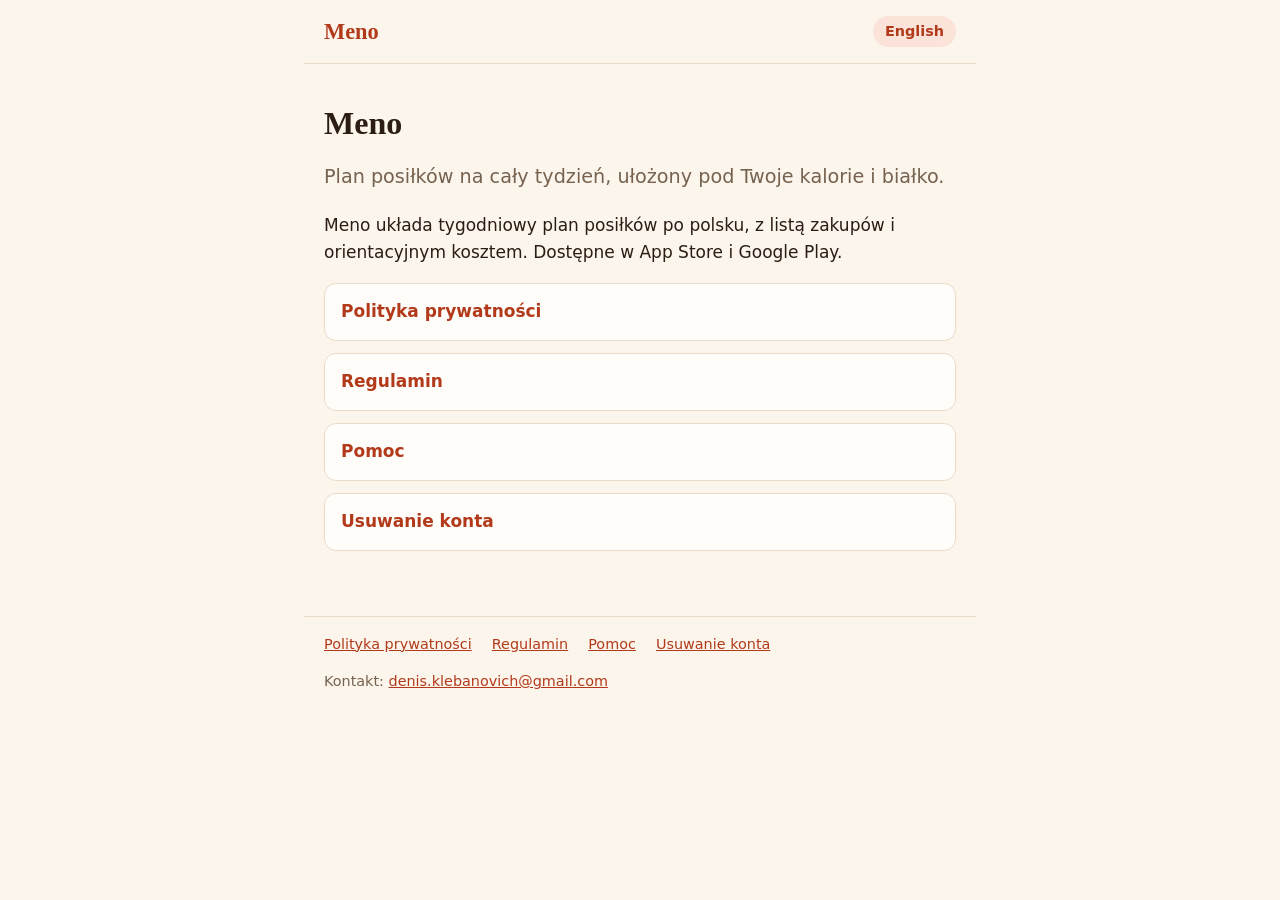
<file: index.html>
<!doctype html>
<html lang="pl">
<head>
<meta charset="utf-8">
<meta name="viewport" content="width=device-width, initial-scale=1">
<title>Meno: Plan posiłków na cały tydzień, ułożony pod Twoje kalorie i białko.</title>
<link rel="stylesheet" href="style.css">
<link rel="alternate" hreflang="en" href="en/">
</head>
<body>
<header><a class="brand" href="./">Meno</a><a class="lang" lang="en" hreflang="en" href="en/">English</a></header>
<main><h1>Meno</h1><p class="lead">Plan posiłków na cały tydzień, ułożony pod Twoje kalorie i białko.</p><p>Meno układa tygodniowy plan posiłków po polsku, z listą zakupów i orientacyjnym kosztem. Dostępne w App Store i Google Play.</p><ul class="links"><li><a href="privacy/">Polityka prywatności</a></li><li><a href="terms/">Regulamin</a></li><li><a href="support/">Pomoc</a></li><li><a href="delete-account/">Usuwanie konta</a></li></ul></main>
<footer><nav><a href="privacy/">Polityka prywatności</a><a href="terms/">Regulamin</a><a href="support/">Pomoc</a><a href="delete-account/">Usuwanie konta</a></nav><p>Kontakt: <a href="mailto:denis.klebanovich@gmail.com">denis.klebanovich@gmail.com</a></p></footer>
</body>
</html>
</file>
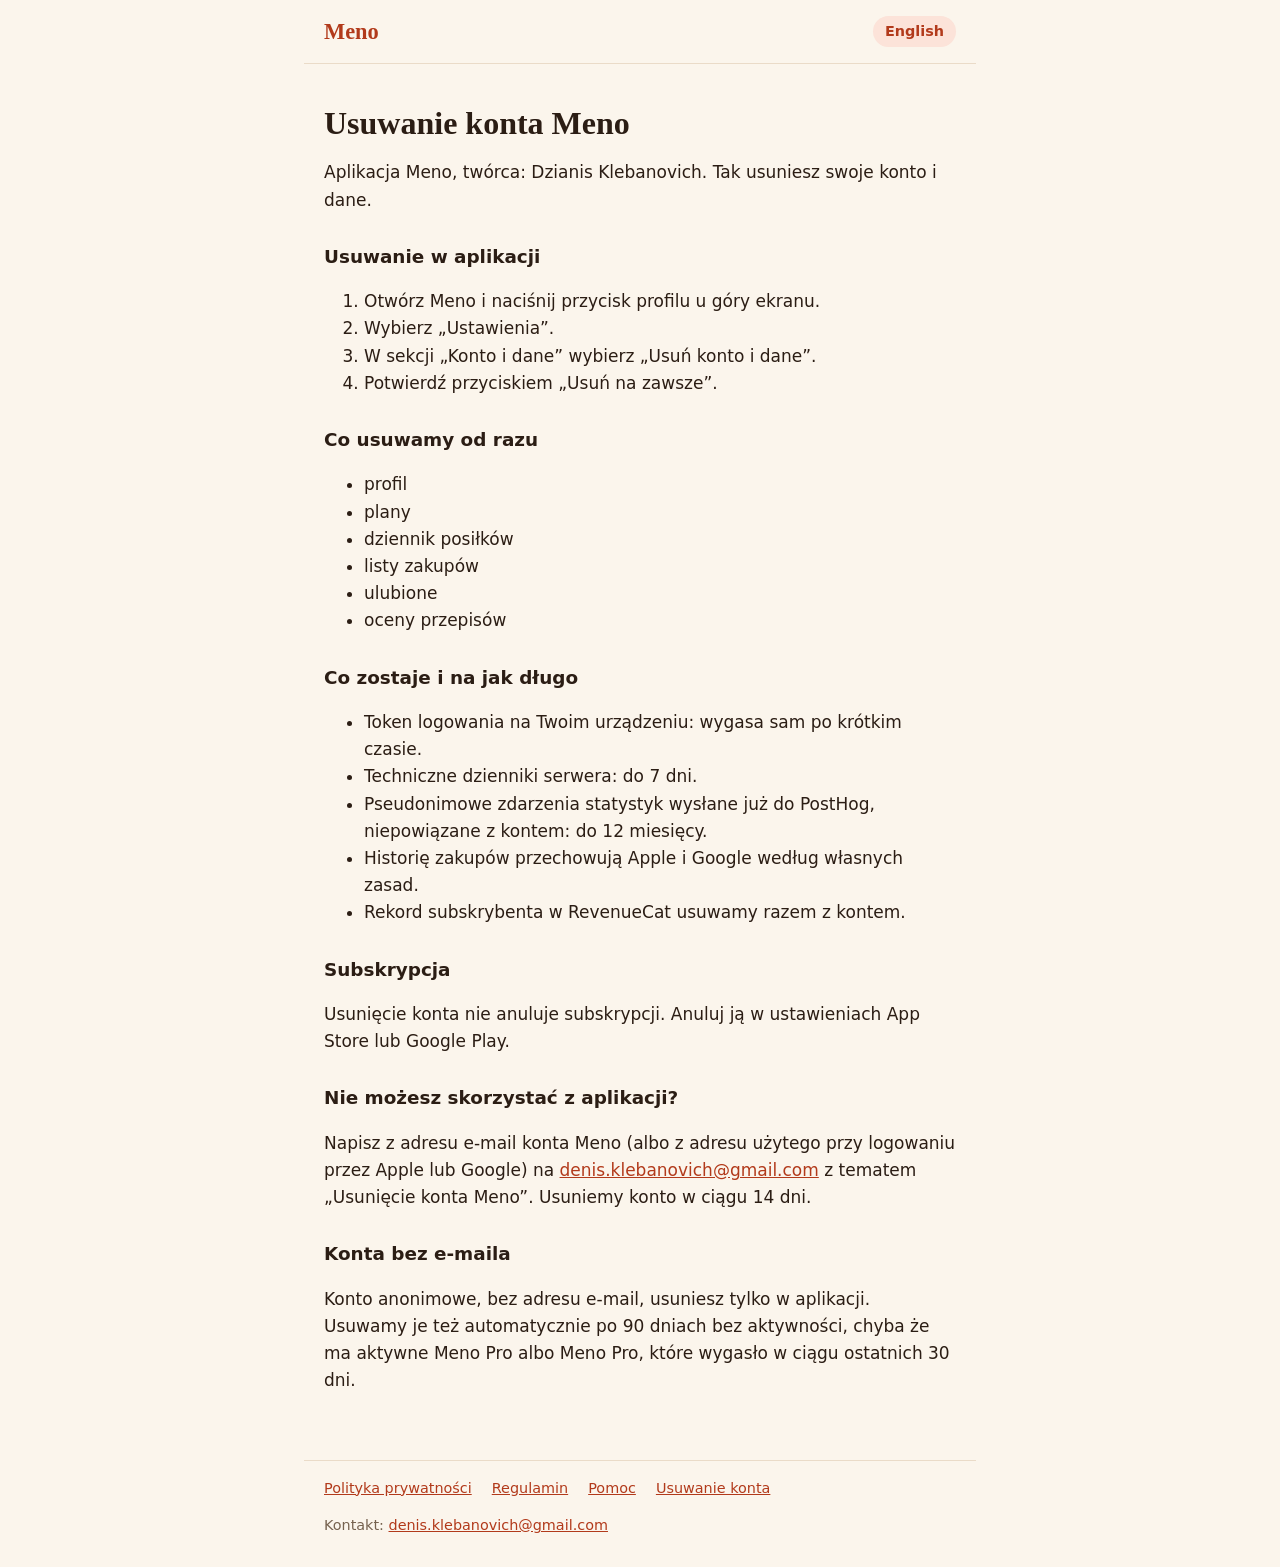
<file: delete-account/index.html>
<!doctype html>
<html lang="pl">
<head>
<meta charset="utf-8">
<meta name="viewport" content="width=device-width, initial-scale=1">
<title>Usuwanie konta Meno | Meno</title>
<link rel="stylesheet" href="../style.css">
<link rel="alternate" hreflang="en" href="../en/delete-account/">
</head>
<body>
<header><a class="brand" href="../">Meno</a><a class="lang" lang="en" hreflang="en" href="../en/delete-account/">English</a></header>
<main><h1>Usuwanie konta Meno</h1><p>Aplikacja Meno, twórca: Dzianis Klebanovich. Tak usuniesz swoje konto i dane.</p><section><h2>Usuwanie w aplikacji</h2><ol><li>Otwórz Meno i naciśnij przycisk profilu u góry ekranu.</li><li>Wybierz „Ustawienia”.</li><li>W sekcji „Konto i dane” wybierz „Usuń konto i dane”.</li><li>Potwierdź przyciskiem „Usuń na zawsze”.</li></ol></section><section><h2>Co usuwamy od razu</h2><ul><li>profil</li><li>plany</li><li>dziennik posiłków</li><li>listy zakupów</li><li>ulubione</li><li>oceny przepisów</li></ul></section><section><h2>Co zostaje i na jak długo</h2><ul><li>Token logowania na Twoim urządzeniu: wygasa sam po krótkim czasie.</li><li>Techniczne dzienniki serwera: do 7 dni.</li><li>Pseudonimowe zdarzenia statystyk wysłane już do PostHog, niepowiązane z kontem: do 12 miesięcy.</li><li>Historię zakupów przechowują Apple i Google według własnych zasad.</li><li>Rekord subskrybenta w RevenueCat usuwamy razem z kontem.</li></ul></section><section><h2>Subskrypcja</h2><p>Usunięcie konta nie anuluje subskrypcji. Anuluj ją w ustawieniach App Store lub Google Play.</p></section><section><h2>Nie możesz skorzystać z aplikacji?</h2><p>Napisz z adresu e-mail konta Meno (albo z adresu użytego przy logowaniu przez Apple lub Google) na <a href="mailto:denis.klebanovich@gmail.com">denis.klebanovich@gmail.com</a> z tematem „Usunięcie konta Meno”. Usuniemy konto w ciągu 14 dni.</p></section><section><h2>Konta bez e-maila</h2><p>Konto anonimowe, bez adresu e-mail, usuniesz tylko w aplikacji. Usuwamy je też automatycznie po 90 dniach bez aktywności, chyba że ma aktywne Meno Pro albo Meno Pro, które wygasło w ciągu ostatnich 30 dni.</p></section></main>
<footer><nav><a href="../privacy/">Polityka prywatności</a><a href="../terms/">Regulamin</a><a href="../support/">Pomoc</a><a href="./">Usuwanie konta</a></nav><p>Kontakt: <a href="mailto:denis.klebanovich@gmail.com">denis.klebanovich@gmail.com</a></p></footer>
</body>
</html>
</file>
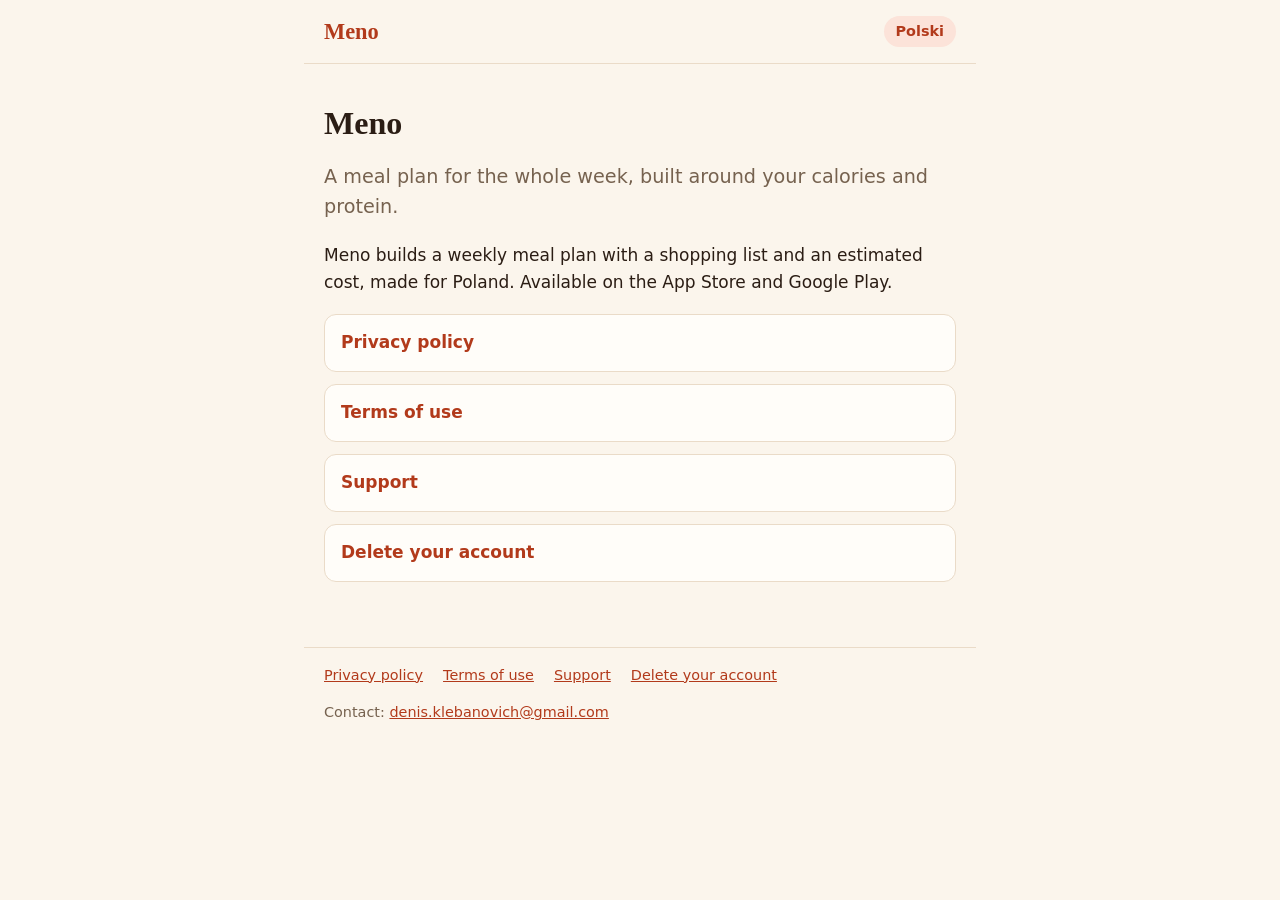
<file: en/index.html>
<!doctype html>
<html lang="en">
<head>
<meta charset="utf-8">
<meta name="viewport" content="width=device-width, initial-scale=1">
<title>Meno: A meal plan for the whole week, built around your calories and protein.</title>
<link rel="stylesheet" href="../style.css">
<link rel="alternate" hreflang="pl" href="../">
</head>
<body>
<header><a class="brand" href="./">Meno</a><a class="lang" lang="pl" hreflang="pl" href="../">Polski</a></header>
<main><h1>Meno</h1><p class="lead">A meal plan for the whole week, built around your calories and protein.</p><p>Meno builds a weekly meal plan with a shopping list and an estimated cost, made for Poland. Available on the App Store and Google Play.</p><ul class="links"><li><a href="privacy/">Privacy policy</a></li><li><a href="terms/">Terms of use</a></li><li><a href="support/">Support</a></li><li><a href="delete-account/">Delete your account</a></li></ul></main>
<footer><nav><a href="privacy/">Privacy policy</a><a href="terms/">Terms of use</a><a href="support/">Support</a><a href="delete-account/">Delete your account</a></nav><p>Contact: <a href="mailto:denis.klebanovich@gmail.com">denis.klebanovich@gmail.com</a></p></footer>
</body>
</html>
</file>
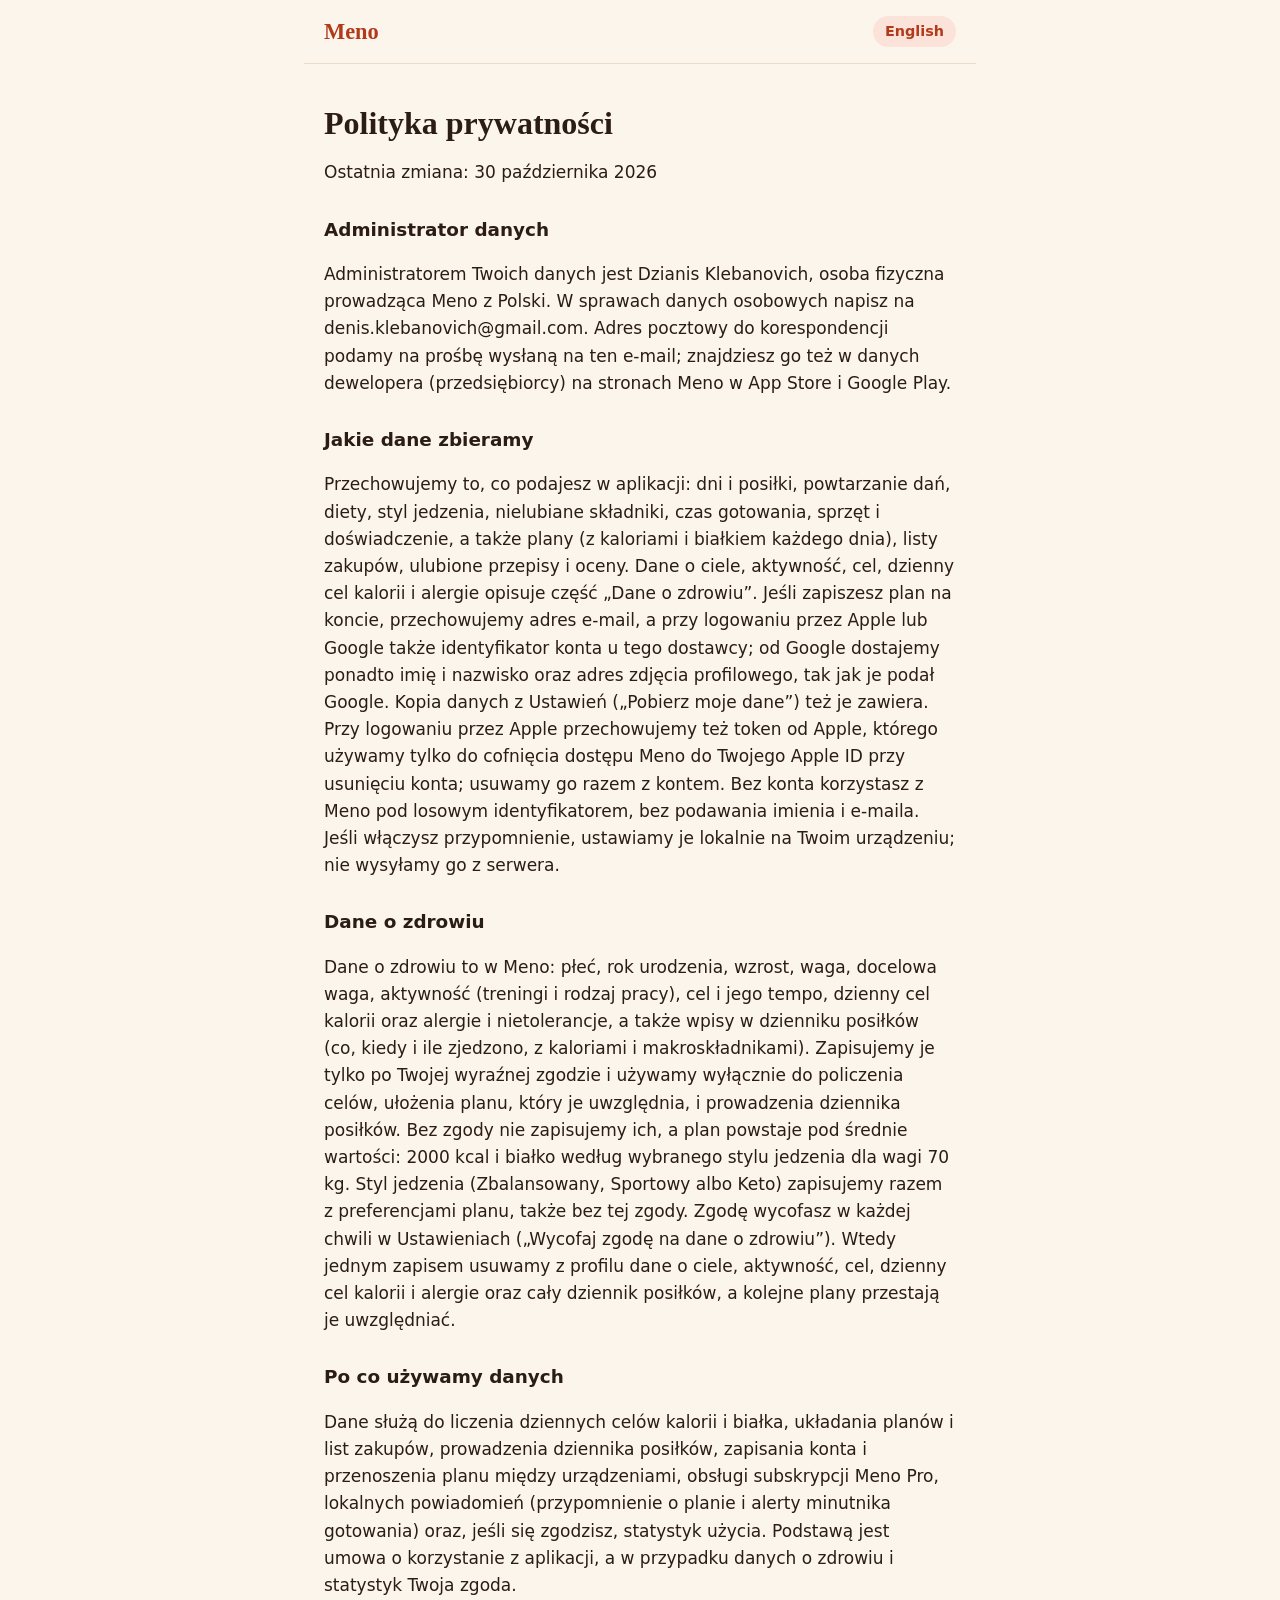
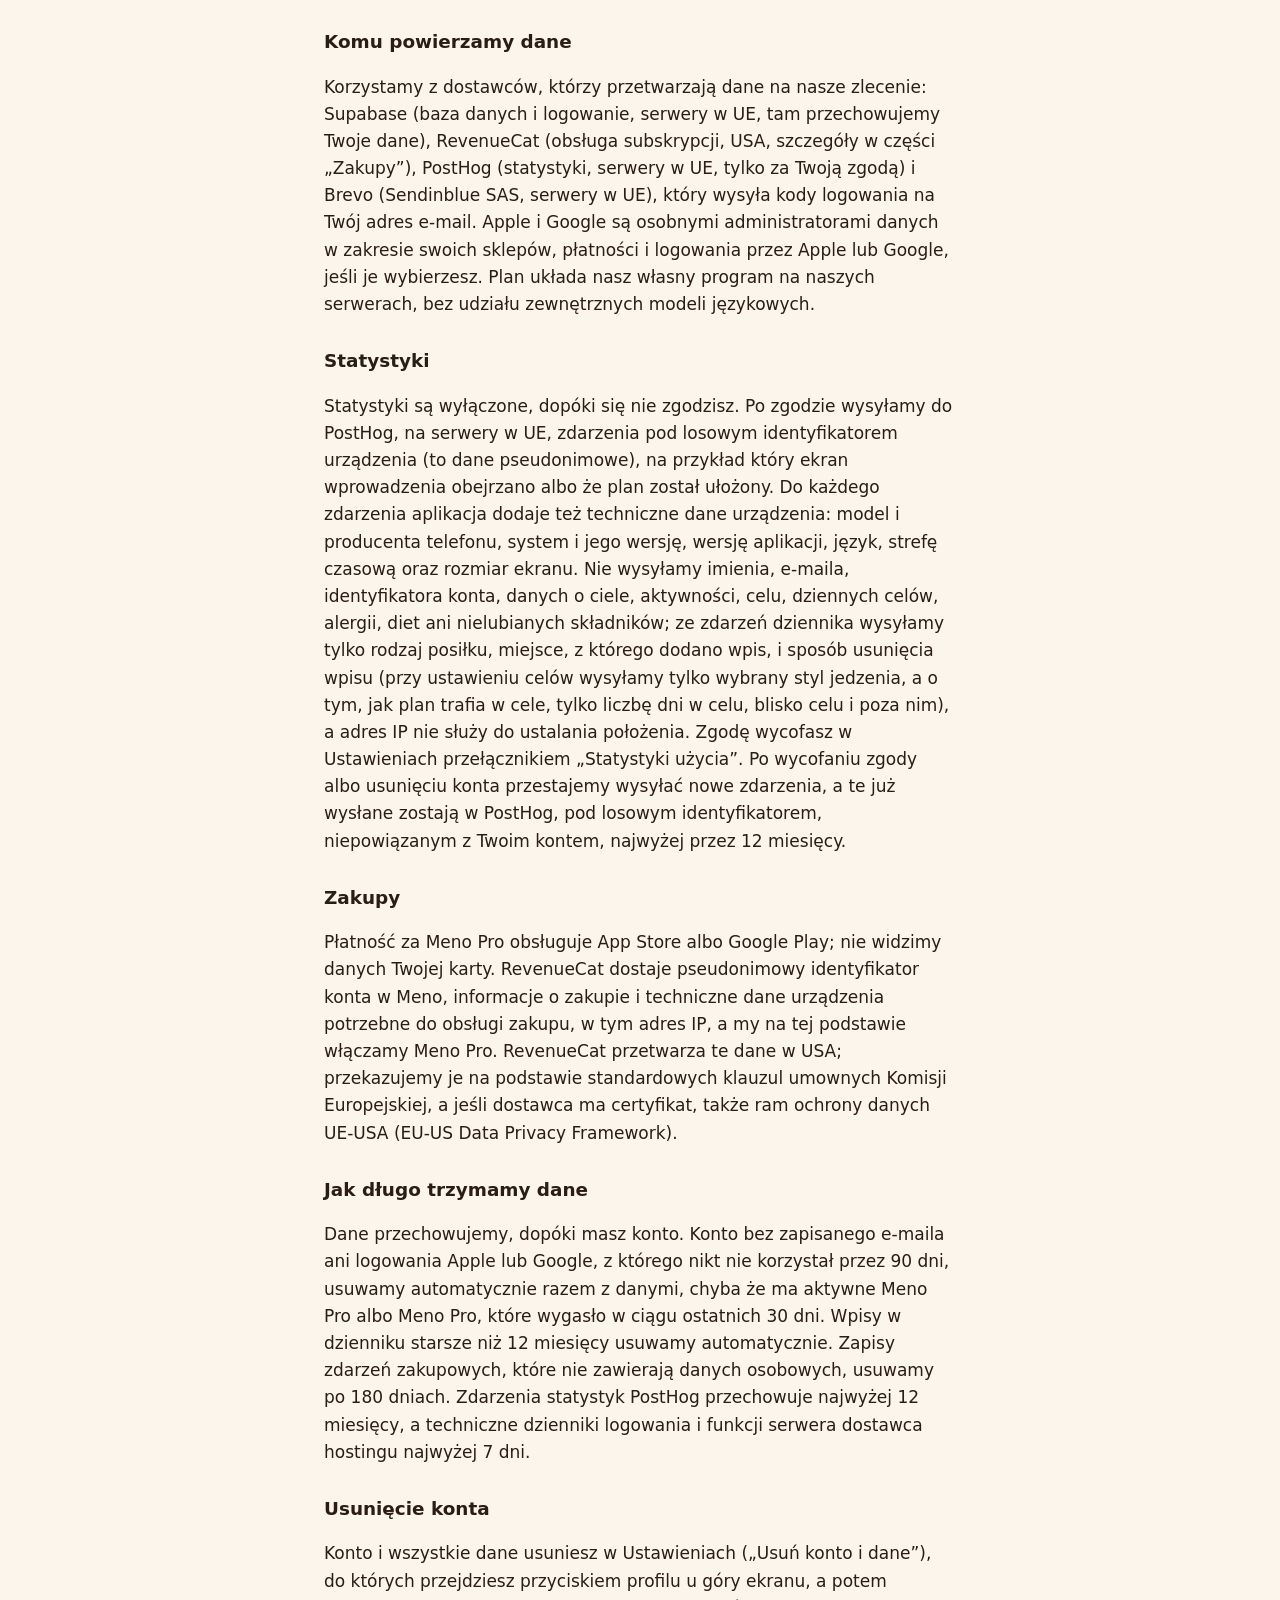
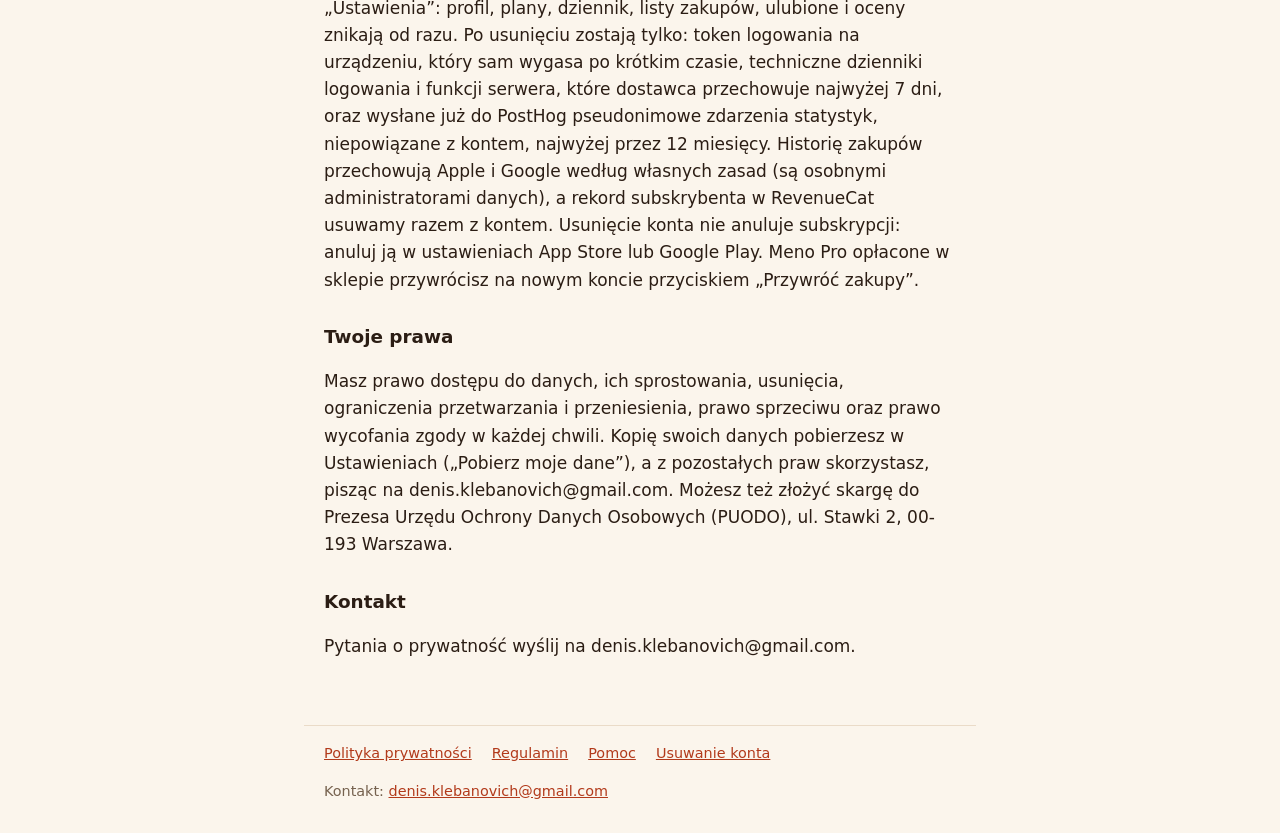
<file: privacy/index.html>
<!doctype html>
<html lang="pl">
<head>
<meta charset="utf-8">
<meta name="viewport" content="width=device-width, initial-scale=1">
<title>Polityka prywatności | Meno</title>
<link rel="stylesheet" href="../style.css">
<link rel="alternate" hreflang="en" href="../en/privacy/">
</head>
<body>
<header><a class="brand" href="../">Meno</a><a class="lang" lang="en" hreflang="en" href="../en/privacy/">English</a></header>
<main><h1>Polityka prywatności</h1><p>Ostatnia zmiana: 30 października 2026</p><section><h2>Administrator danych</h2><p>Administratorem Twoich danych jest Dzianis Klebanovich, osoba fizyczna prowadząca Meno z Polski. W sprawach danych osobowych napisz na denis.klebanovich@gmail.com. Adres pocztowy do korespondencji podamy na prośbę wysłaną na ten e-mail; znajdziesz go też w danych dewelopera (przedsiębiorcy) na stronach Meno w App Store i Google Play.</p></section><section><h2>Jakie dane zbieramy</h2><p>Przechowujemy to, co podajesz w aplikacji: dni i posiłki, powtarzanie dań, diety, styl jedzenia, nielubiane składniki, czas gotowania, sprzęt i doświadczenie, a także plany (z kaloriami i białkiem każdego dnia), listy zakupów, ulubione przepisy i oceny. Dane o ciele, aktywność, cel, dzienny cel kalorii i alergie opisuje część „Dane o zdrowiu”. Jeśli zapiszesz plan na koncie, przechowujemy adres e-mail, a przy logowaniu przez Apple lub Google także identyfikator konta u tego dostawcy; od Google dostajemy ponadto imię i nazwisko oraz adres zdjęcia profilowego, tak jak je podał Google. Kopia danych z Ustawień („Pobierz moje dane”) też je zawiera. Przy logowaniu przez Apple przechowujemy też token od Apple, którego używamy tylko do cofnięcia dostępu Meno do Twojego Apple ID przy usunięciu konta; usuwamy go razem z kontem. Bez konta korzystasz z Meno pod losowym identyfikatorem, bez podawania imienia i e-maila. Jeśli włączysz przypomnienie, ustawiamy je lokalnie na Twoim urządzeniu; nie wysyłamy go z serwera.</p></section><section><h2>Dane o zdrowiu</h2><p>Dane o zdrowiu to w Meno: płeć, rok urodzenia, wzrost, waga, docelowa waga, aktywność (treningi i rodzaj pracy), cel i jego tempo, dzienny cel kalorii oraz alergie i nietolerancje, a także wpisy w dzienniku posiłków (co, kiedy i ile zjedzono, z kaloriami i makroskładnikami). Zapisujemy je tylko po Twojej wyraźnej zgodzie i używamy wyłącznie do policzenia celów, ułożenia planu, który je uwzględnia, i prowadzenia dziennika posiłków. Bez zgody nie zapisujemy ich, a plan powstaje pod średnie wartości: 2000 kcal i białko według wybranego stylu jedzenia dla wagi 70 kg. Styl jedzenia (Zbalansowany, Sportowy albo Keto) zapisujemy razem z preferencjami planu, także bez tej zgody. Zgodę wycofasz w każdej chwili w Ustawieniach („Wycofaj zgodę na dane o zdrowiu”). Wtedy jednym zapisem usuwamy z profilu dane o ciele, aktywność, cel, dzienny cel kalorii i alergie oraz cały dziennik posiłków, a kolejne plany przestają je uwzględniać.</p></section><section><h2>Po co używamy danych</h2><p>Dane służą do liczenia dziennych celów kalorii i białka, układania planów i list zakupów, prowadzenia dziennika posiłków, zapisania konta i przenoszenia planu między urządzeniami, obsługi subskrypcji Meno Pro, lokalnych powiadomień (przypomnienie o planie i alerty minutnika gotowania) oraz, jeśli się zgodzisz, statystyk użycia. Podstawą jest umowa o korzystanie z aplikacji, a w przypadku danych o zdrowiu i statystyk Twoja zgoda.</p></section><section><h2>Komu powierzamy dane</h2><p>Korzystamy z dostawców, którzy przetwarzają dane na nasze zlecenie: Supabase (baza danych i logowanie, serwery w UE, tam przechowujemy Twoje dane), RevenueCat (obsługa subskrypcji, USA, szczegóły w części „Zakupy”), PostHog (statystyki, serwery w UE, tylko za Twoją zgodą) i Brevo (Sendinblue SAS, serwery w UE), który wysyła kody logowania na Twój adres e-mail. Apple i Google są osobnymi administratorami danych w zakresie swoich sklepów, płatności i logowania przez Apple lub Google, jeśli je wybierzesz. Plan układa nasz własny program na naszych serwerach, bez udziału zewnętrznych modeli językowych.</p></section><section><h2>Statystyki</h2><p>Statystyki są wyłączone, dopóki się nie zgodzisz. Po zgodzie wysyłamy do PostHog, na serwery w UE, zdarzenia pod losowym identyfikatorem urządzenia (to dane pseudonimowe), na przykład który ekran wprowadzenia obejrzano albo że plan został ułożony. Do każdego zdarzenia aplikacja dodaje też techniczne dane urządzenia: model i producenta telefonu, system i jego wersję, wersję aplikacji, język, strefę czasową oraz rozmiar ekranu. Nie wysyłamy imienia, e-maila, identyfikatora konta, danych o ciele, aktywności, celu, dziennych celów, alergii, diet ani nielubianych składników; ze zdarzeń dziennika wysyłamy tylko rodzaj posiłku, miejsce, z którego dodano wpis, i sposób usunięcia wpisu (przy ustawieniu celów wysyłamy tylko wybrany styl jedzenia, a o tym, jak plan trafia w cele, tylko liczbę dni w celu, blisko celu i poza nim), a adres IP nie służy do ustalania położenia. Zgodę wycofasz w Ustawieniach przełącznikiem „Statystyki użycia”. Po wycofaniu zgody albo usunięciu konta przestajemy wysyłać nowe zdarzenia, a te już wysłane zostają w PostHog, pod losowym identyfikatorem, niepowiązanym z Twoim kontem, najwyżej przez 12 miesięcy.</p></section><section><h2>Zakupy</h2><p>Płatność za Meno Pro obsługuje App Store albo Google Play; nie widzimy danych Twojej karty. RevenueCat dostaje pseudonimowy identyfikator konta w Meno, informacje o zakupie i techniczne dane urządzenia potrzebne do obsługi zakupu, w tym adres IP, a my na tej podstawie włączamy Meno Pro. RevenueCat przetwarza te dane w USA; przekazujemy je na podstawie standardowych klauzul umownych Komisji Europejskiej, a jeśli dostawca ma certyfikat, także ram ochrony danych UE-USA (EU-US Data Privacy Framework).</p></section><section><h2>Jak długo trzymamy dane</h2><p>Dane przechowujemy, dopóki masz konto. Konto bez zapisanego e-maila ani logowania Apple lub Google, z którego nikt nie korzystał przez 90 dni, usuwamy automatycznie razem z danymi, chyba że ma aktywne Meno Pro albo Meno Pro, które wygasło w ciągu ostatnich 30 dni. Wpisy w dzienniku starsze niż 12 miesięcy usuwamy automatycznie. Zapisy zdarzeń zakupowych, które nie zawierają danych osobowych, usuwamy po 180 dniach. Zdarzenia statystyk PostHog przechowuje najwyżej 12 miesięcy, a techniczne dzienniki logowania i funkcji serwera dostawca hostingu najwyżej 7 dni.</p></section><section><h2>Usunięcie konta</h2><p>Konto i wszystkie dane usuniesz w Ustawieniach („Usuń konto i dane”), do których przejdziesz przyciskiem profilu u góry ekranu, a potem „Ustawienia”: profil, plany, dziennik, listy zakupów, ulubione i oceny znikają od razu. Po usunięciu zostają tylko: token logowania na urządzeniu, który sam wygasa po krótkim czasie, techniczne dzienniki logowania i funkcji serwera, które dostawca przechowuje najwyżej 7 dni, oraz wysłane już do PostHog pseudonimowe zdarzenia statystyk, niepowiązane z kontem, najwyżej przez 12 miesięcy. Historię zakupów przechowują Apple i Google według własnych zasad (są osobnymi administratorami danych), a rekord subskrybenta w RevenueCat usuwamy razem z kontem. Usunięcie konta nie anuluje subskrypcji: anuluj ją w ustawieniach App Store lub Google Play. Meno Pro opłacone w sklepie przywrócisz na nowym koncie przyciskiem „Przywróć zakupy”.</p></section><section><h2>Twoje prawa</h2><p>Masz prawo dostępu do danych, ich sprostowania, usunięcia, ograniczenia przetwarzania i przeniesienia, prawo sprzeciwu oraz prawo wycofania zgody w każdej chwili. Kopię swoich danych pobierzesz w Ustawieniach („Pobierz moje dane”), a z pozostałych praw skorzystasz, pisząc na denis.klebanovich@gmail.com. Możesz też złożyć skargę do Prezesa Urzędu Ochrony Danych Osobowych (PUODO), ul. Stawki 2, 00-193 Warszawa.</p></section><section><h2>Kontakt</h2><p>Pytania o prywatność wyślij na denis.klebanovich@gmail.com.</p></section></main>
<footer><nav><a href="./">Polityka prywatności</a><a href="../terms/">Regulamin</a><a href="../support/">Pomoc</a><a href="../delete-account/">Usuwanie konta</a></nav><p>Kontakt: <a href="mailto:denis.klebanovich@gmail.com">denis.klebanovich@gmail.com</a></p></footer>
</body>
</html>
</file>
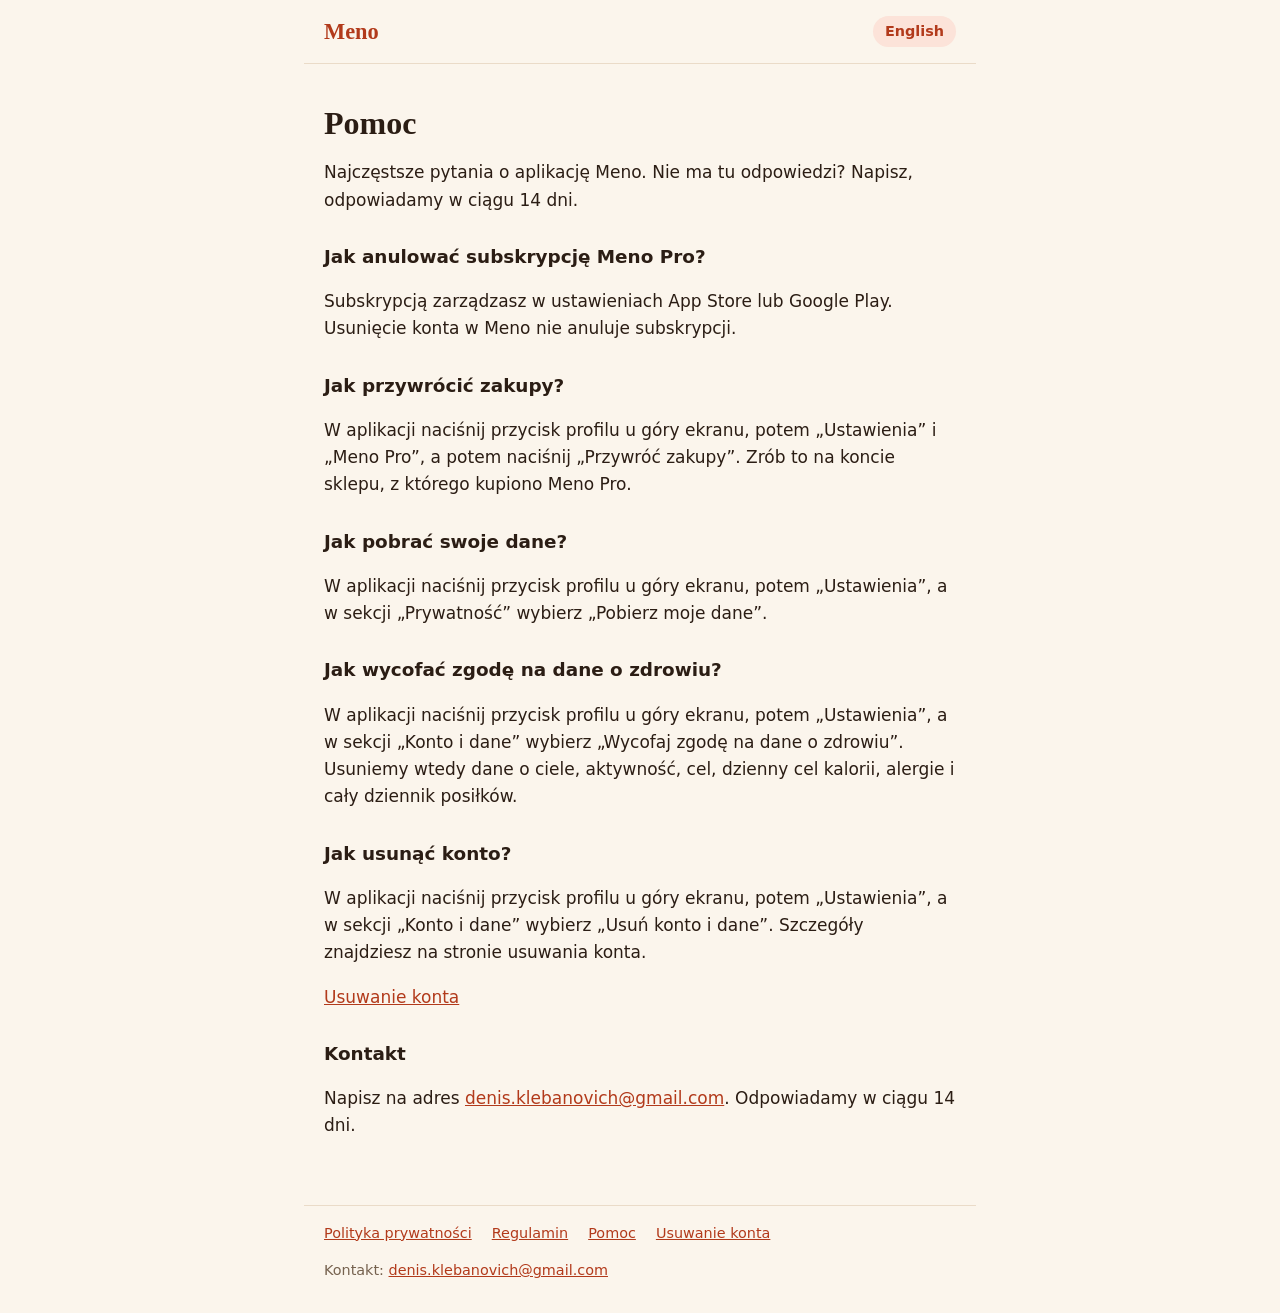
<file: support/index.html>
<!doctype html>
<html lang="pl">
<head>
<meta charset="utf-8">
<meta name="viewport" content="width=device-width, initial-scale=1">
<title>Pomoc | Meno</title>
<link rel="stylesheet" href="../style.css">
<link rel="alternate" hreflang="en" href="../en/support/">
</head>
<body>
<header><a class="brand" href="../">Meno</a><a class="lang" lang="en" hreflang="en" href="../en/support/">English</a></header>
<main><h1>Pomoc</h1><p>Najczęstsze pytania o aplikację Meno. Nie ma tu odpowiedzi? Napisz, odpowiadamy w ciągu 14 dni.</p><section><h2>Jak anulować subskrypcję Meno Pro?</h2><p>Subskrypcją zarządzasz w ustawieniach App Store lub Google Play. Usunięcie konta w Meno nie anuluje subskrypcji.</p></section><section><h2>Jak przywrócić zakupy?</h2><p>W aplikacji naciśnij przycisk profilu u góry ekranu, potem „Ustawienia” i „Meno Pro”, a potem naciśnij „Przywróć zakupy”. Zrób to na koncie sklepu, z którego kupiono Meno Pro.</p></section><section><h2>Jak pobrać swoje dane?</h2><p>W aplikacji naciśnij przycisk profilu u góry ekranu, potem „Ustawienia”, a w sekcji „Prywatność” wybierz „Pobierz moje dane”.</p></section><section><h2>Jak wycofać zgodę na dane o zdrowiu?</h2><p>W aplikacji naciśnij przycisk profilu u góry ekranu, potem „Ustawienia”, a w sekcji „Konto i dane” wybierz „Wycofaj zgodę na dane o zdrowiu”. Usuniemy wtedy dane o ciele, aktywność, cel, dzienny cel kalorii, alergie i cały dziennik posiłków.</p></section><section><h2>Jak usunąć konto?</h2><p>W aplikacji naciśnij przycisk profilu u góry ekranu, potem „Ustawienia”, a w sekcji „Konto i dane” wybierz „Usuń konto i dane”. Szczegóły znajdziesz na stronie usuwania konta.</p></section><p><a href="../delete-account/">Usuwanie konta</a></p><section><h2>Kontakt</h2><p>Napisz na adres <a href="mailto:denis.klebanovich@gmail.com">denis.klebanovich@gmail.com</a>. Odpowiadamy w ciągu 14 dni.</p></section></main>
<footer><nav><a href="../privacy/">Polityka prywatności</a><a href="../terms/">Regulamin</a><a href="./">Pomoc</a><a href="../delete-account/">Usuwanie konta</a></nav><p>Kontakt: <a href="mailto:denis.klebanovich@gmail.com">denis.klebanovich@gmail.com</a></p></footer>
</body>
</html>
</file>
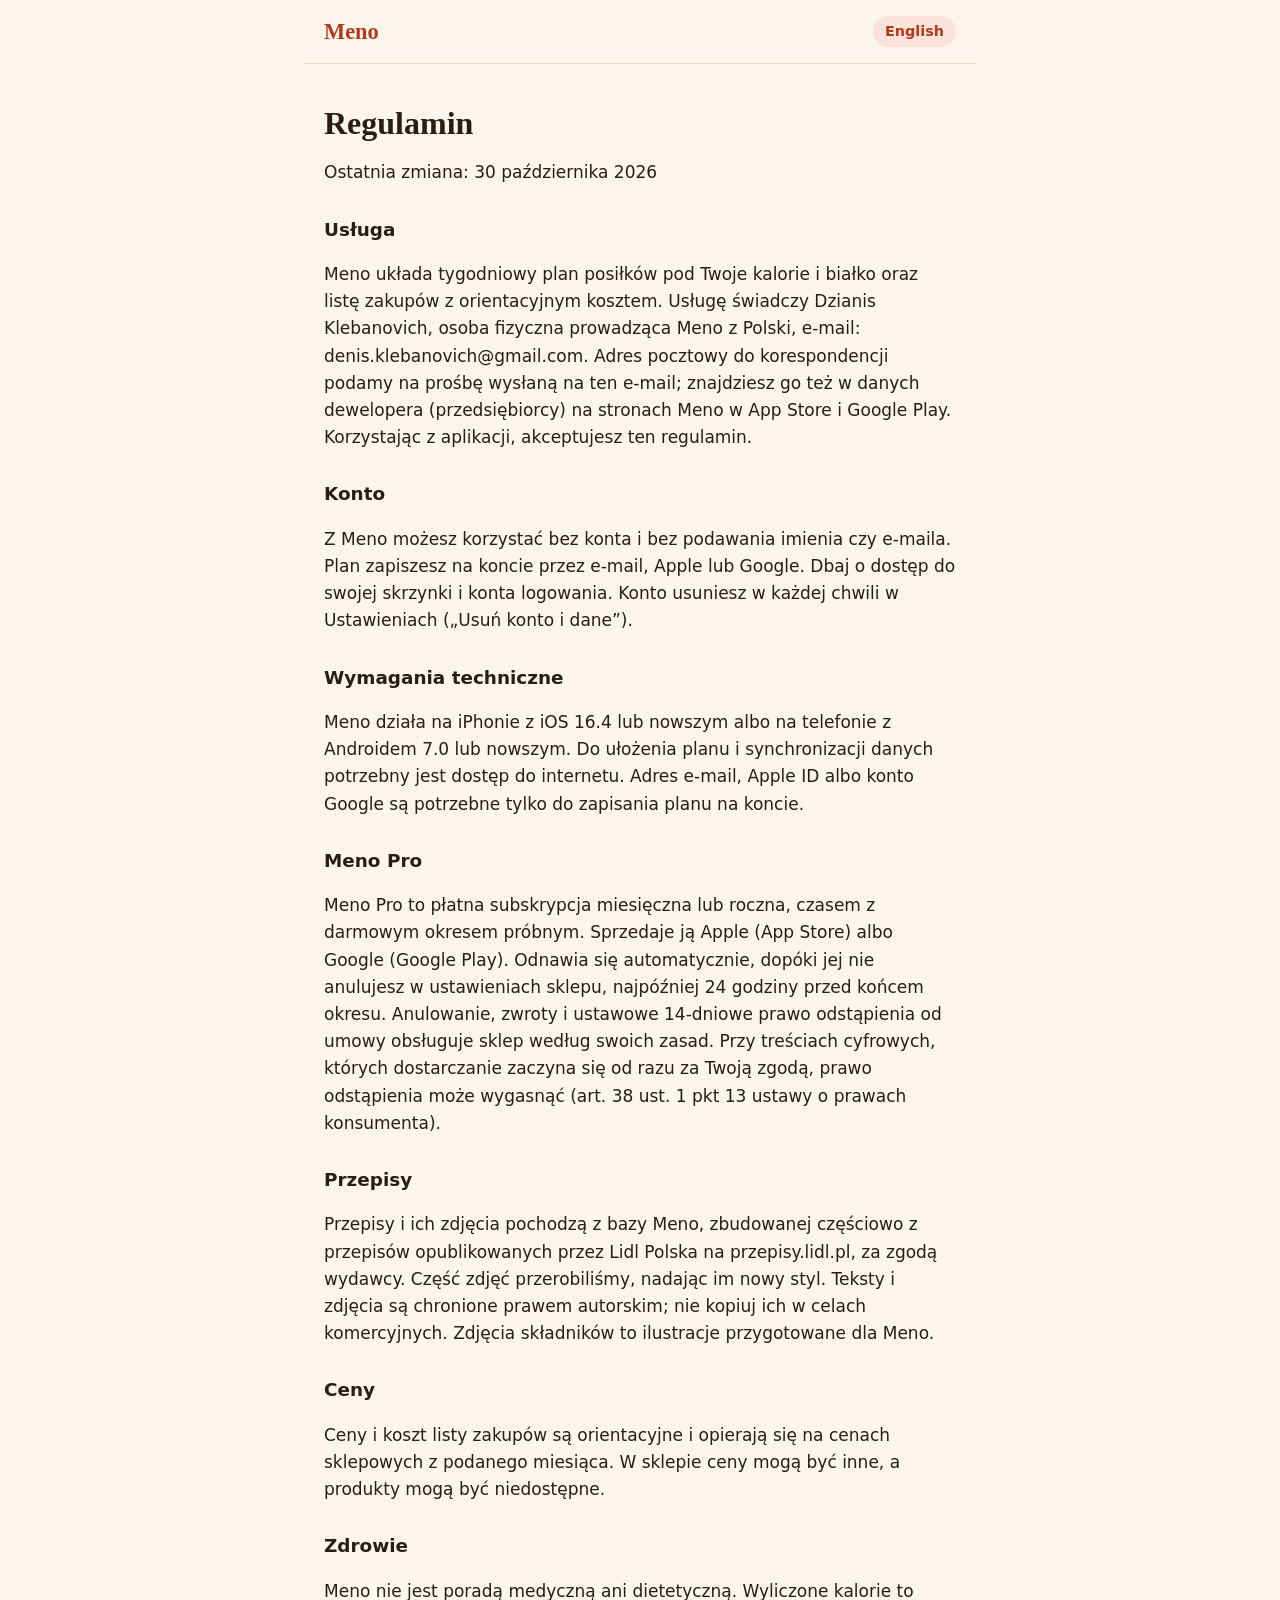
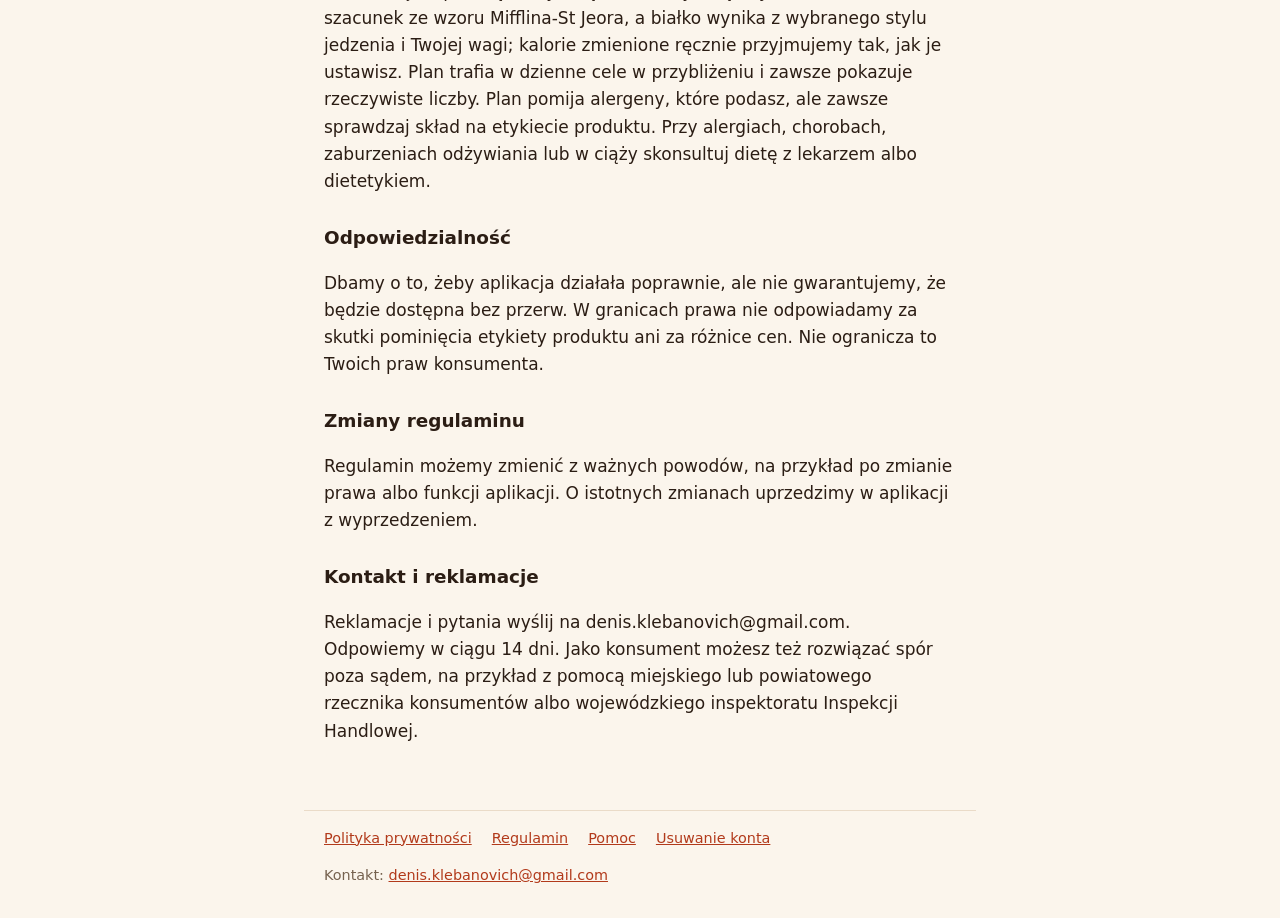
<file: terms/index.html>
<!doctype html>
<html lang="pl">
<head>
<meta charset="utf-8">
<meta name="viewport" content="width=device-width, initial-scale=1">
<title>Regulamin | Meno</title>
<link rel="stylesheet" href="../style.css">
<link rel="alternate" hreflang="en" href="../en/terms/">
</head>
<body>
<header><a class="brand" href="../">Meno</a><a class="lang" lang="en" hreflang="en" href="../en/terms/">English</a></header>
<main><h1>Regulamin</h1><p>Ostatnia zmiana: 30 października 2026</p><section><h2>Usługa</h2><p>Meno układa tygodniowy plan posiłków pod Twoje kalorie i białko oraz listę zakupów z orientacyjnym kosztem. Usługę świadczy Dzianis Klebanovich, osoba fizyczna prowadząca Meno z Polski, e-mail: denis.klebanovich@gmail.com. Adres pocztowy do korespondencji podamy na prośbę wysłaną na ten e-mail; znajdziesz go też w danych dewelopera (przedsiębiorcy) na stronach Meno w App Store i Google Play. Korzystając z aplikacji, akceptujesz ten regulamin.</p></section><section><h2>Konto</h2><p>Z Meno możesz korzystać bez konta i bez podawania imienia czy e-maila. Plan zapiszesz na koncie przez e-mail, Apple lub Google. Dbaj o dostęp do swojej skrzynki i konta logowania. Konto usuniesz w każdej chwili w Ustawieniach („Usuń konto i dane”).</p></section><section><h2>Wymagania techniczne</h2><p>Meno działa na iPhonie z iOS 16.4 lub nowszym albo na telefonie z Androidem 7.0 lub nowszym. Do ułożenia planu i synchronizacji danych potrzebny jest dostęp do internetu. Adres e-mail, Apple ID albo konto Google są potrzebne tylko do zapisania planu na koncie.</p></section><section><h2>Meno Pro</h2><p>Meno Pro to płatna subskrypcja miesięczna lub roczna, czasem z darmowym okresem próbnym. Sprzedaje ją Apple (App Store) albo Google (Google Play). Odnawia się automatycznie, dopóki jej nie anulujesz w ustawieniach sklepu, najpóźniej 24 godziny przed końcem okresu. Anulowanie, zwroty i ustawowe 14-dniowe prawo odstąpienia od umowy obsługuje sklep według swoich zasad. Przy treściach cyfrowych, których dostarczanie zaczyna się od razu za Twoją zgodą, prawo odstąpienia może wygasnąć (art. 38 ust. 1 pkt 13 ustawy o prawach konsumenta).</p></section><section><h2>Przepisy</h2><p>Przepisy i ich zdjęcia pochodzą z bazy Meno, zbudowanej częściowo z przepisów opublikowanych przez Lidl Polska na przepisy.lidl.pl, za zgodą wydawcy. Część zdjęć przerobiliśmy, nadając im nowy styl. Teksty i zdjęcia są chronione prawem autorskim; nie kopiuj ich w celach komercyjnych. Zdjęcia składników to ilustracje przygotowane dla Meno.</p></section><section><h2>Ceny</h2><p>Ceny i koszt listy zakupów są orientacyjne i opierają się na cenach sklepowych z podanego miesiąca. W sklepie ceny mogą być inne, a produkty mogą być niedostępne.</p></section><section><h2>Zdrowie</h2><p>Meno nie jest poradą medyczną ani dietetyczną. Wyliczone kalorie to szacunek ze wzoru Mifflina-St Jeora, a białko wynika z wybranego stylu jedzenia i Twojej wagi; kalorie zmienione ręcznie przyjmujemy tak, jak je ustawisz. Plan trafia w dzienne cele w przybliżeniu i zawsze pokazuje rzeczywiste liczby. Plan pomija alergeny, które podasz, ale zawsze sprawdzaj skład na etykiecie produktu. Przy alergiach, chorobach, zaburzeniach odżywiania lub w ciąży skonsultuj dietę z lekarzem albo dietetykiem.</p></section><section><h2>Odpowiedzialność</h2><p>Dbamy o to, żeby aplikacja działała poprawnie, ale nie gwarantujemy, że będzie dostępna bez przerw. W granicach prawa nie odpowiadamy za skutki pominięcia etykiety produktu ani za różnice cen. Nie ogranicza to Twoich praw konsumenta.</p></section><section><h2>Zmiany regulaminu</h2><p>Regulamin możemy zmienić z ważnych powodów, na przykład po zmianie prawa albo funkcji aplikacji. O istotnych zmianach uprzedzimy w aplikacji z wyprzedzeniem.</p></section><section><h2>Kontakt i reklamacje</h2><p>Reklamacje i pytania wyślij na denis.klebanovich@gmail.com. Odpowiemy w ciągu 14 dni. Jako konsument możesz też rozwiązać spór poza sądem, na przykład z pomocą miejskiego lub powiatowego rzecznika konsumentów albo wojewódzkiego inspektoratu Inspekcji Handlowej.</p></section></main>
<footer><nav><a href="../privacy/">Polityka prywatności</a><a href="./">Regulamin</a><a href="../support/">Pomoc</a><a href="../delete-account/">Usuwanie konta</a></nav><p>Kontakt: <a href="mailto:denis.klebanovich@gmail.com">denis.klebanovich@gmail.com</a></p></footer>
</body>
</html>
</file>
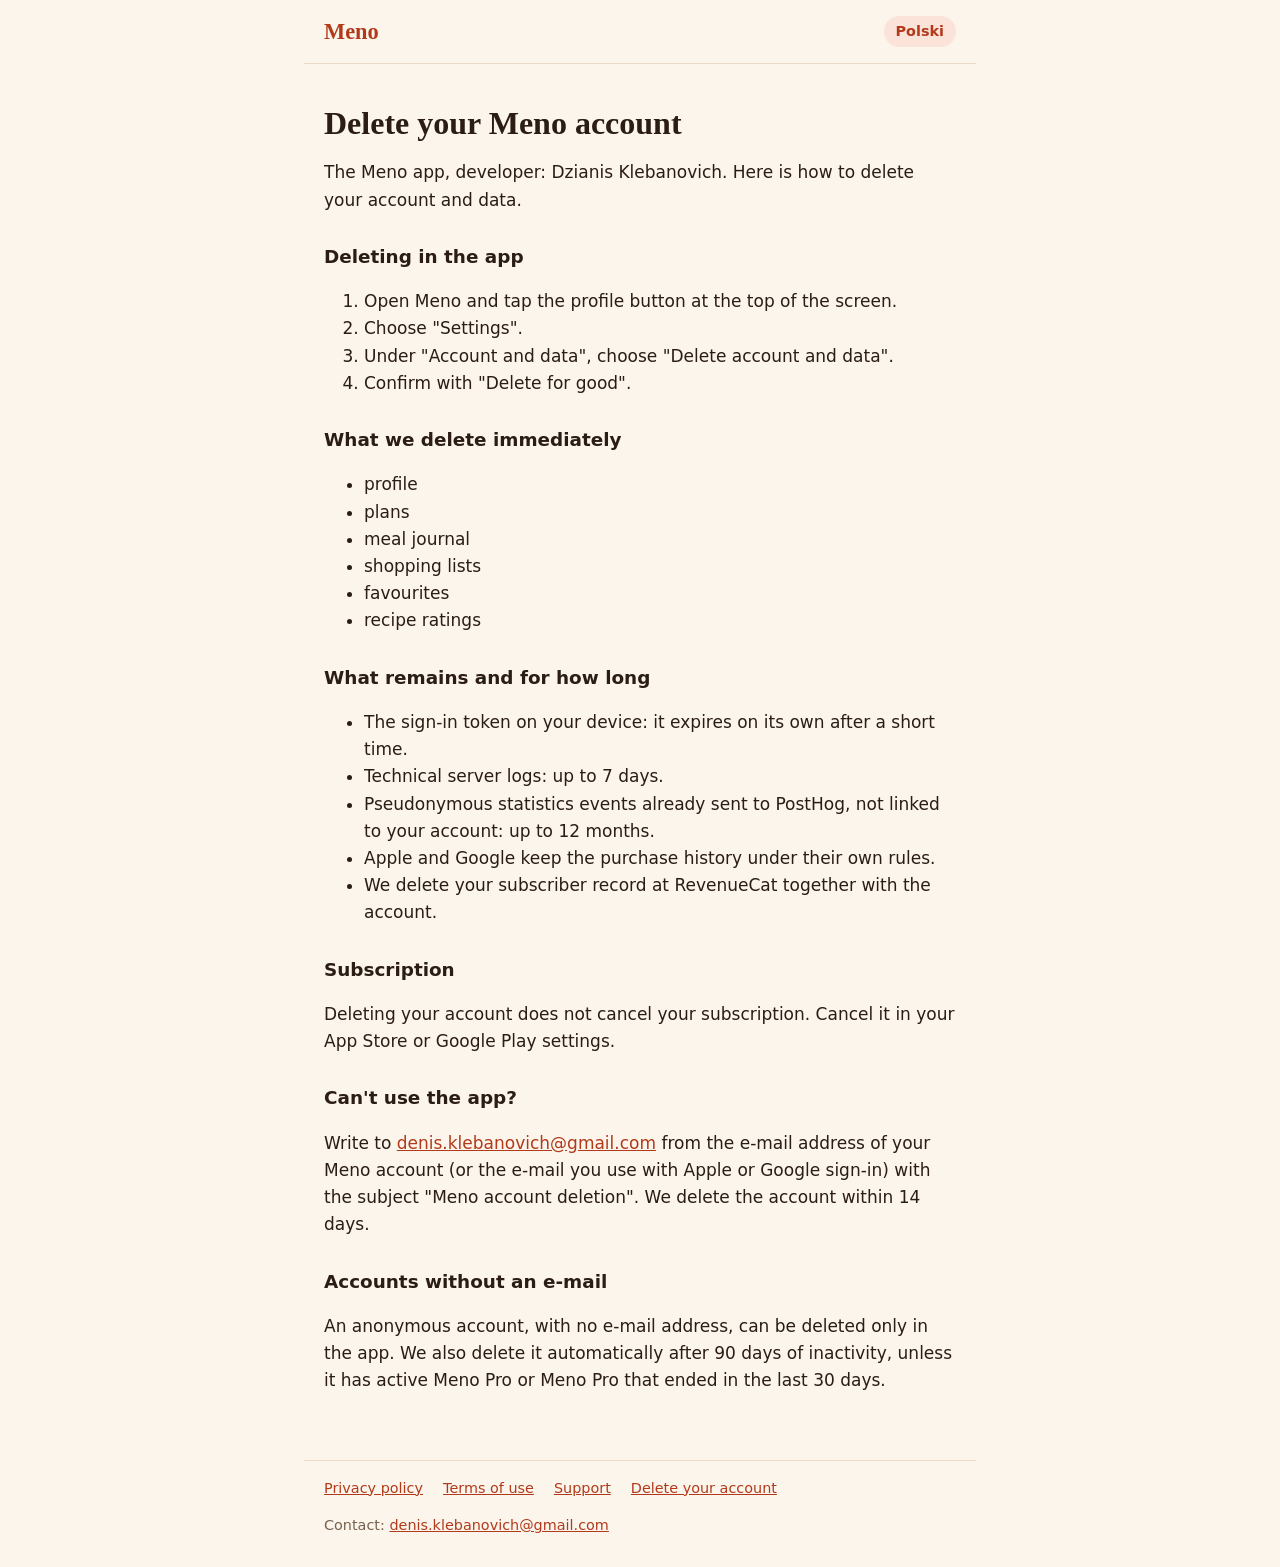
<file: en/delete-account/index.html>
<!doctype html>
<html lang="en">
<head>
<meta charset="utf-8">
<meta name="viewport" content="width=device-width, initial-scale=1">
<title>Delete your Meno account | Meno</title>
<link rel="stylesheet" href="../../style.css">
<link rel="alternate" hreflang="pl" href="../../delete-account/">
</head>
<body>
<header><a class="brand" href="../">Meno</a><a class="lang" lang="pl" hreflang="pl" href="../../delete-account/">Polski</a></header>
<main><h1>Delete your Meno account</h1><p>The Meno app, developer: Dzianis Klebanovich. Here is how to delete your account and data.</p><section><h2>Deleting in the app</h2><ol><li>Open Meno and tap the profile button at the top of the screen.</li><li>Choose &quot;Settings&quot;.</li><li>Under &quot;Account and data&quot;, choose &quot;Delete account and data&quot;.</li><li>Confirm with &quot;Delete for good&quot;.</li></ol></section><section><h2>What we delete immediately</h2><ul><li>profile</li><li>plans</li><li>meal journal</li><li>shopping lists</li><li>favourites</li><li>recipe ratings</li></ul></section><section><h2>What remains and for how long</h2><ul><li>The sign-in token on your device: it expires on its own after a short time.</li><li>Technical server logs: up to 7 days.</li><li>Pseudonymous statistics events already sent to PostHog, not linked to your account: up to 12 months.</li><li>Apple and Google keep the purchase history under their own rules.</li><li>We delete your subscriber record at RevenueCat together with the account.</li></ul></section><section><h2>Subscription</h2><p>Deleting your account does not cancel your subscription. Cancel it in your App Store or Google Play settings.</p></section><section><h2>Can&#39;t use the app?</h2><p>Write to <a href="mailto:denis.klebanovich@gmail.com">denis.klebanovich@gmail.com</a> from the e-mail address of your Meno account (or the e-mail you use with Apple or Google sign-in) with the subject &quot;Meno account deletion&quot;. We delete the account within 14 days.</p></section><section><h2>Accounts without an e-mail</h2><p>An anonymous account, with no e-mail address, can be deleted only in the app. We also delete it automatically after 90 days of inactivity, unless it has active Meno Pro or Meno Pro that ended in the last 30 days.</p></section></main>
<footer><nav><a href="../privacy/">Privacy policy</a><a href="../terms/">Terms of use</a><a href="../support/">Support</a><a href="./">Delete your account</a></nav><p>Contact: <a href="mailto:denis.klebanovich@gmail.com">denis.klebanovich@gmail.com</a></p></footer>
</body>
</html>
</file>
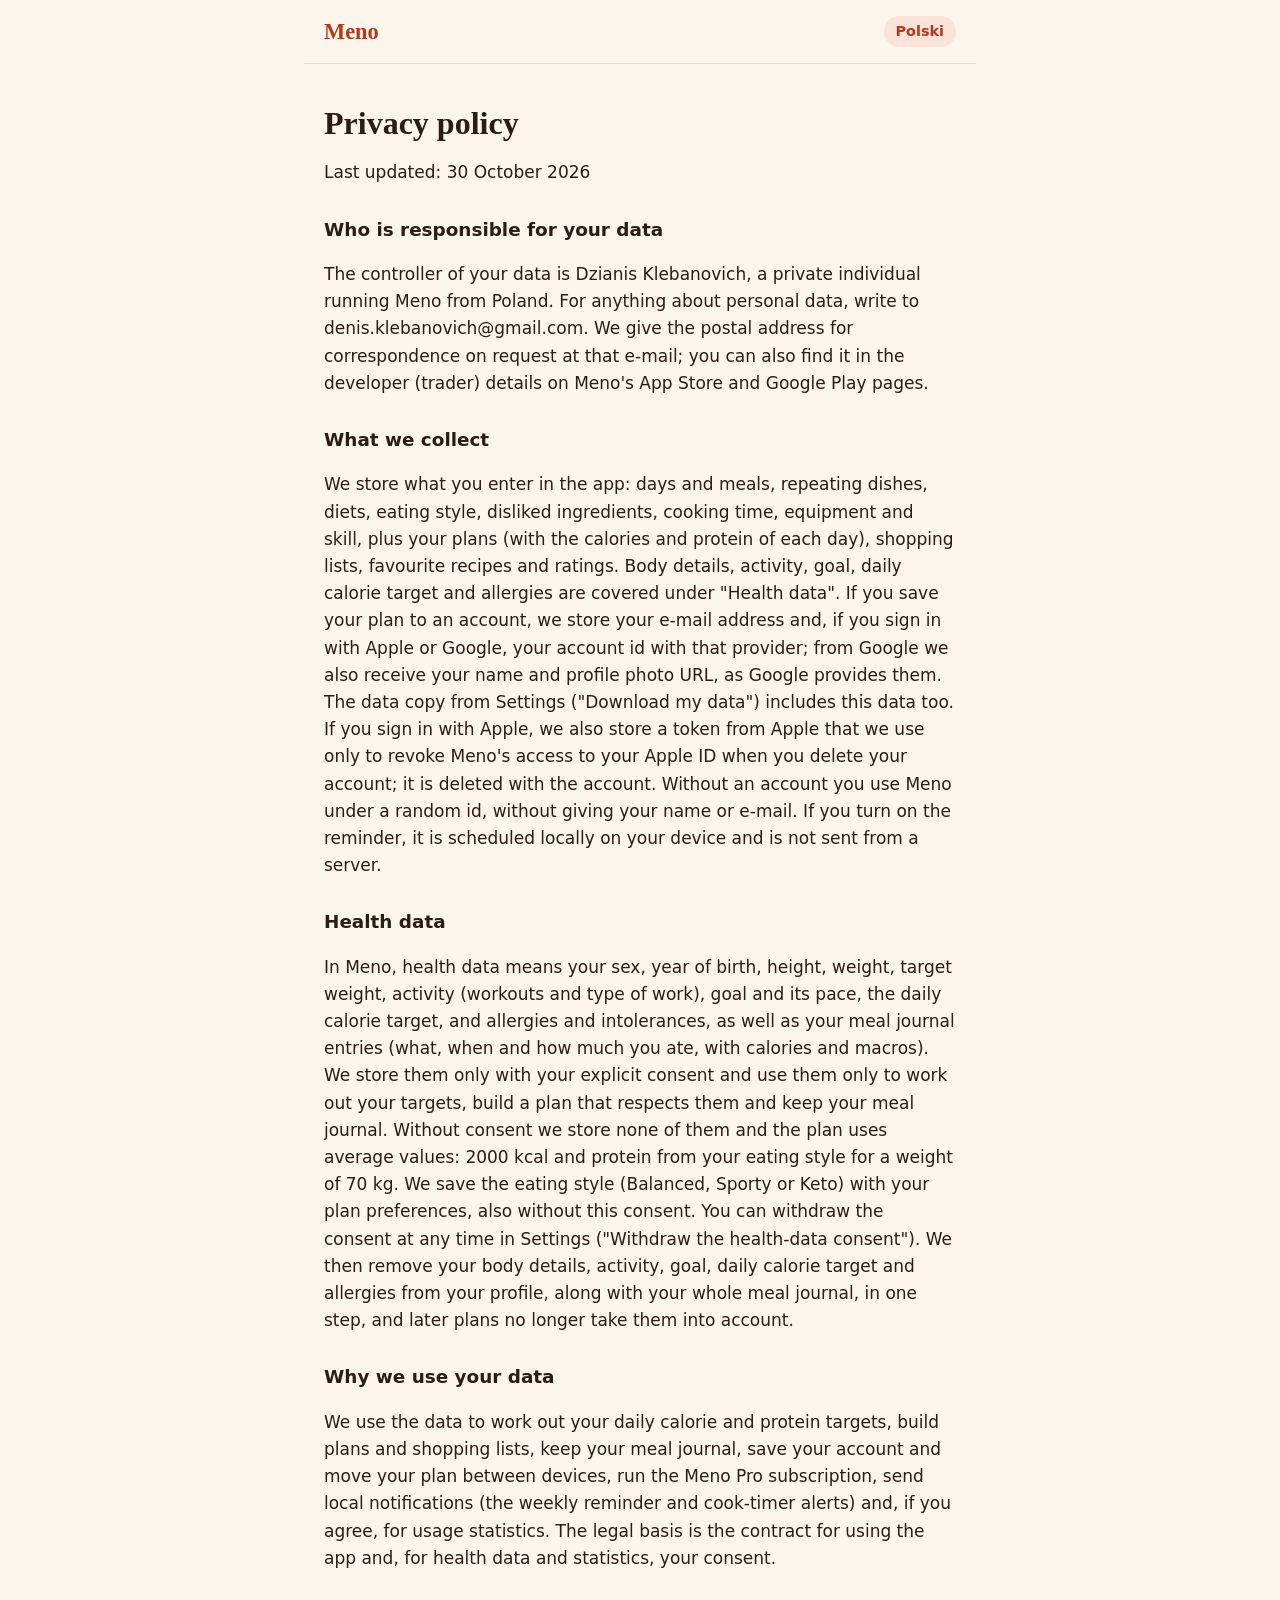
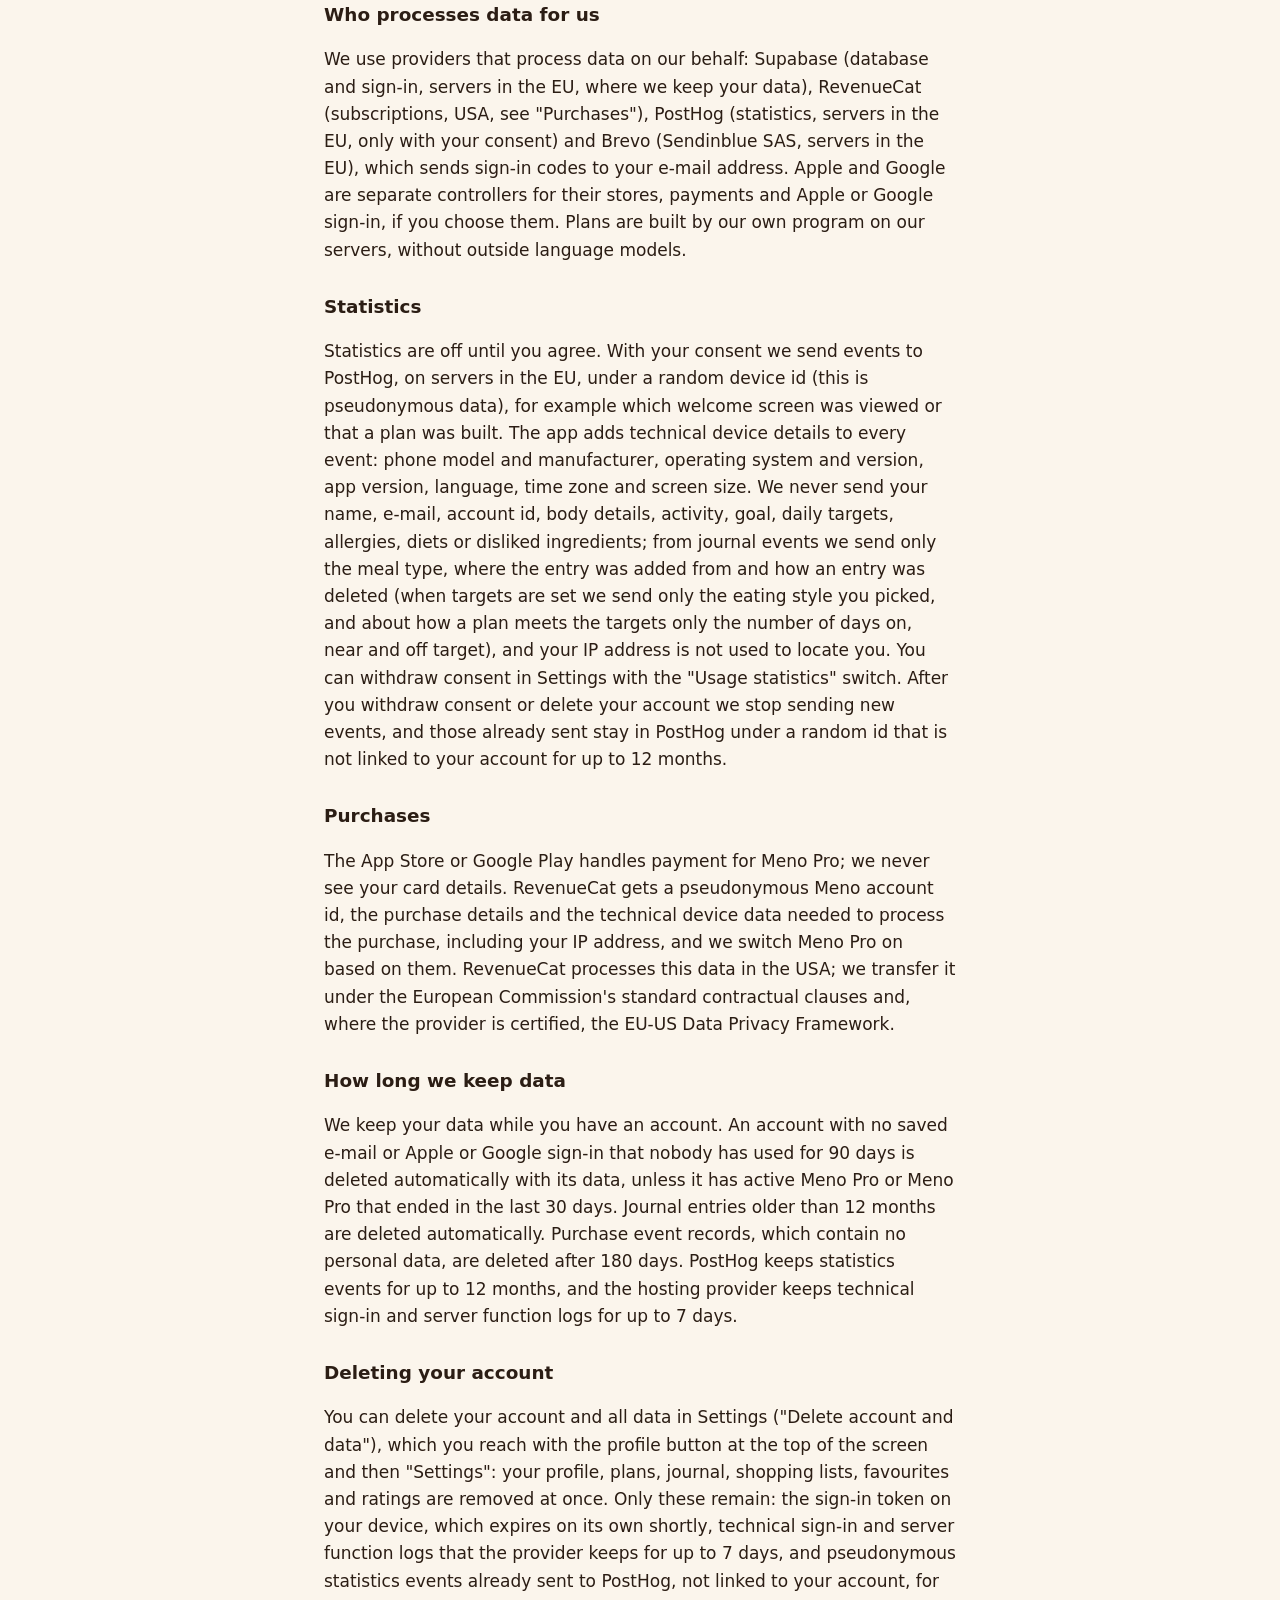
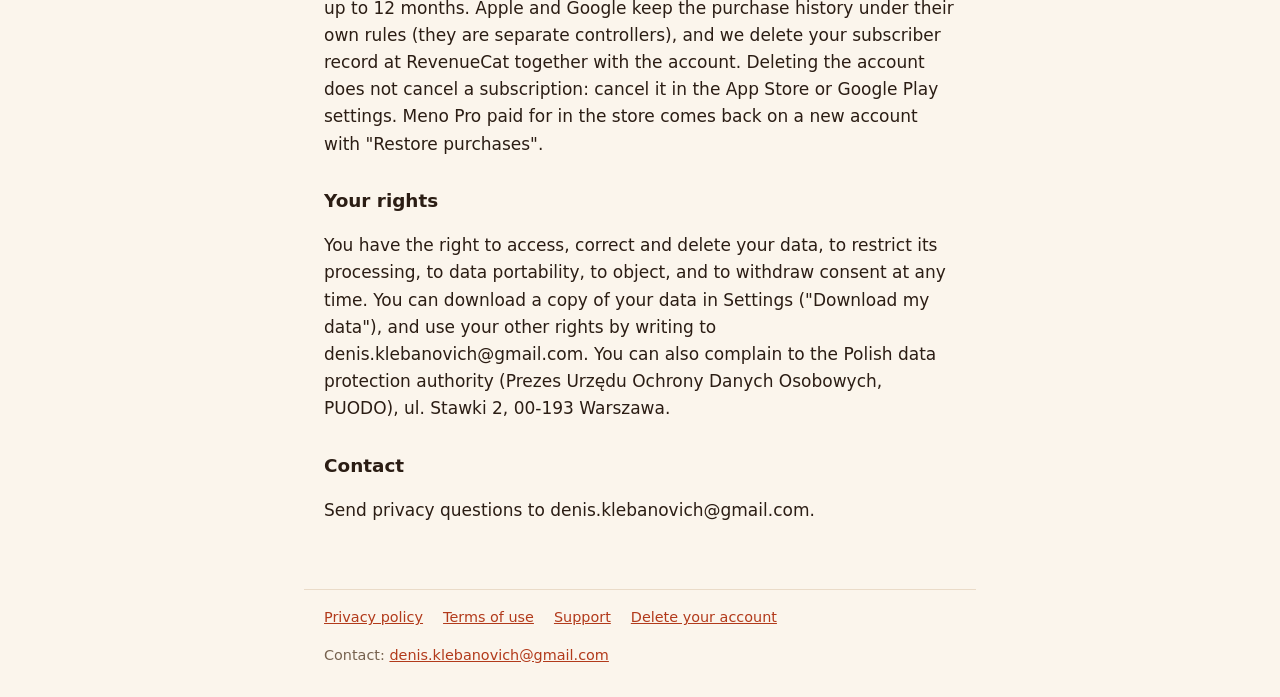
<file: en/privacy/index.html>
<!doctype html>
<html lang="en">
<head>
<meta charset="utf-8">
<meta name="viewport" content="width=device-width, initial-scale=1">
<title>Privacy policy | Meno</title>
<link rel="stylesheet" href="../../style.css">
<link rel="alternate" hreflang="pl" href="../../privacy/">
</head>
<body>
<header><a class="brand" href="../">Meno</a><a class="lang" lang="pl" hreflang="pl" href="../../privacy/">Polski</a></header>
<main><h1>Privacy policy</h1><p>Last updated: 30 October 2026</p><section><h2>Who is responsible for your data</h2><p>The controller of your data is Dzianis Klebanovich, a private individual running Meno from Poland. For anything about personal data, write to denis.klebanovich@gmail.com. We give the postal address for correspondence on request at that e-mail; you can also find it in the developer (trader) details on Meno&#39;s App Store and Google Play pages.</p></section><section><h2>What we collect</h2><p>We store what you enter in the app: days and meals, repeating dishes, diets, eating style, disliked ingredients, cooking time, equipment and skill, plus your plans (with the calories and protein of each day), shopping lists, favourite recipes and ratings. Body details, activity, goal, daily calorie target and allergies are covered under &quot;Health data&quot;. If you save your plan to an account, we store your e-mail address and, if you sign in with Apple or Google, your account id with that provider; from Google we also receive your name and profile photo URL, as Google provides them. The data copy from Settings (&quot;Download my data&quot;) includes this data too. If you sign in with Apple, we also store a token from Apple that we use only to revoke Meno&#39;s access to your Apple ID when you delete your account; it is deleted with the account. Without an account you use Meno under a random id, without giving your name or e-mail. If you turn on the reminder, it is scheduled locally on your device and is not sent from a server.</p></section><section><h2>Health data</h2><p>In Meno, health data means your sex, year of birth, height, weight, target weight, activity (workouts and type of work), goal and its pace, the daily calorie target, and allergies and intolerances, as well as your meal journal entries (what, when and how much you ate, with calories and macros). We store them only with your explicit consent and use them only to work out your targets, build a plan that respects them and keep your meal journal. Without consent we store none of them and the plan uses average values: 2000 kcal and protein from your eating style for a weight of 70 kg. We save the eating style (Balanced, Sporty or Keto) with your plan preferences, also without this consent. You can withdraw the consent at any time in Settings (&quot;Withdraw the health-data consent&quot;). We then remove your body details, activity, goal, daily calorie target and allergies from your profile, along with your whole meal journal, in one step, and later plans no longer take them into account.</p></section><section><h2>Why we use your data</h2><p>We use the data to work out your daily calorie and protein targets, build plans and shopping lists, keep your meal journal, save your account and move your plan between devices, run the Meno Pro subscription, send local notifications (the weekly reminder and cook-timer alerts) and, if you agree, for usage statistics. The legal basis is the contract for using the app and, for health data and statistics, your consent.</p></section><section><h2>Who processes data for us</h2><p>We use providers that process data on our behalf: Supabase (database and sign-in, servers in the EU, where we keep your data), RevenueCat (subscriptions, USA, see &quot;Purchases&quot;), PostHog (statistics, servers in the EU, only with your consent) and Brevo (Sendinblue SAS, servers in the EU), which sends sign-in codes to your e-mail address. Apple and Google are separate controllers for their stores, payments and Apple or Google sign-in, if you choose them. Plans are built by our own program on our servers, without outside language models.</p></section><section><h2>Statistics</h2><p>Statistics are off until you agree. With your consent we send events to PostHog, on servers in the EU, under a random device id (this is pseudonymous data), for example which welcome screen was viewed or that a plan was built. The app adds technical device details to every event: phone model and manufacturer, operating system and version, app version, language, time zone and screen size. We never send your name, e-mail, account id, body details, activity, goal, daily targets, allergies, diets or disliked ingredients; from journal events we send only the meal type, where the entry was added from and how an entry was deleted (when targets are set we send only the eating style you picked, and about how a plan meets the targets only the number of days on, near and off target), and your IP address is not used to locate you. You can withdraw consent in Settings with the &quot;Usage statistics&quot; switch. After you withdraw consent or delete your account we stop sending new events, and those already sent stay in PostHog under a random id that is not linked to your account for up to 12 months.</p></section><section><h2>Purchases</h2><p>The App Store or Google Play handles payment for Meno Pro; we never see your card details. RevenueCat gets a pseudonymous Meno account id, the purchase details and the technical device data needed to process the purchase, including your IP address, and we switch Meno Pro on based on them. RevenueCat processes this data in the USA; we transfer it under the European Commission&#39;s standard contractual clauses and, where the provider is certified, the EU-US Data Privacy Framework.</p></section><section><h2>How long we keep data</h2><p>We keep your data while you have an account. An account with no saved e-mail or Apple or Google sign-in that nobody has used for 90 days is deleted automatically with its data, unless it has active Meno Pro or Meno Pro that ended in the last 30 days. Journal entries older than 12 months are deleted automatically. Purchase event records, which contain no personal data, are deleted after 180 days. PostHog keeps statistics events for up to 12 months, and the hosting provider keeps technical sign-in and server function logs for up to 7 days.</p></section><section><h2>Deleting your account</h2><p>You can delete your account and all data in Settings (&quot;Delete account and data&quot;), which you reach with the profile button at the top of the screen and then &quot;Settings&quot;: your profile, plans, journal, shopping lists, favourites and ratings are removed at once. Only these remain: the sign-in token on your device, which expires on its own shortly, technical sign-in and server function logs that the provider keeps for up to 7 days, and pseudonymous statistics events already sent to PostHog, not linked to your account, for up to 12 months. Apple and Google keep the purchase history under their own rules (they are separate controllers), and we delete your subscriber record at RevenueCat together with the account. Deleting the account does not cancel a subscription: cancel it in the App Store or Google Play settings. Meno Pro paid for in the store comes back on a new account with &quot;Restore purchases&quot;.</p></section><section><h2>Your rights</h2><p>You have the right to access, correct and delete your data, to restrict its processing, to data portability, to object, and to withdraw consent at any time. You can download a copy of your data in Settings (&quot;Download my data&quot;), and use your other rights by writing to denis.klebanovich@gmail.com. You can also complain to the Polish data protection authority (Prezes Urzędu Ochrony Danych Osobowych, PUODO), ul. Stawki 2, 00-193 Warszawa.</p></section><section><h2>Contact</h2><p>Send privacy questions to denis.klebanovich@gmail.com.</p></section></main>
<footer><nav><a href="./">Privacy policy</a><a href="../terms/">Terms of use</a><a href="../support/">Support</a><a href="../delete-account/">Delete your account</a></nav><p>Contact: <a href="mailto:denis.klebanovich@gmail.com">denis.klebanovich@gmail.com</a></p></footer>
</body>
</html>
</file>
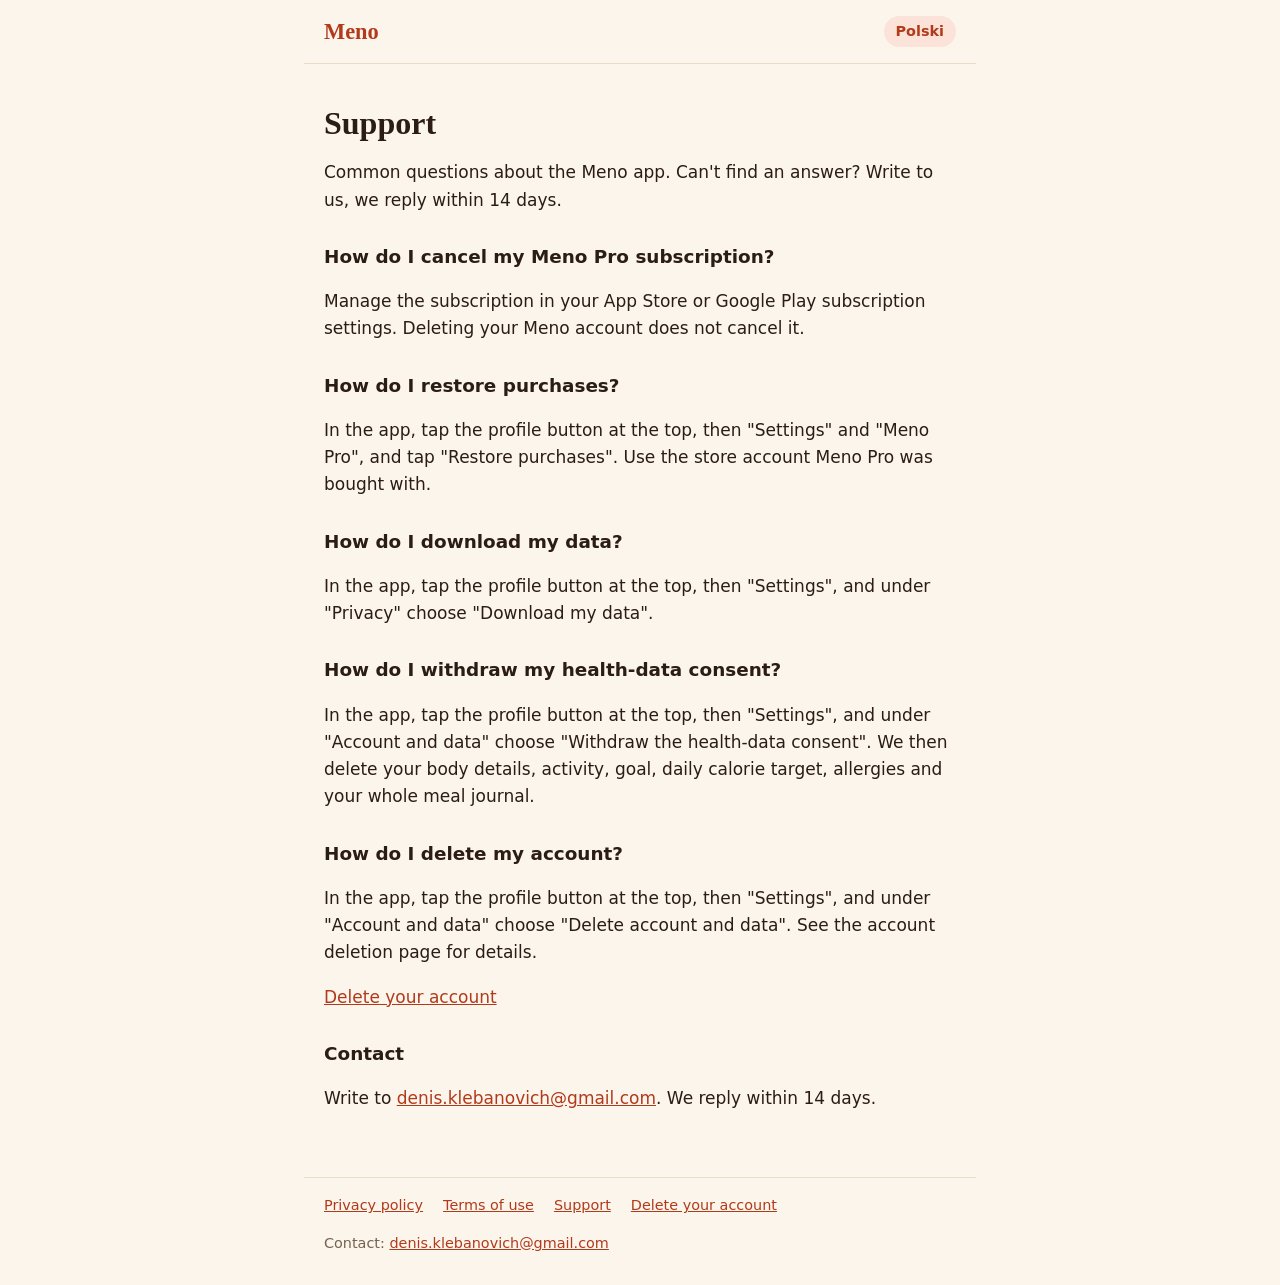
<file: en/support/index.html>
<!doctype html>
<html lang="en">
<head>
<meta charset="utf-8">
<meta name="viewport" content="width=device-width, initial-scale=1">
<title>Support | Meno</title>
<link rel="stylesheet" href="../../style.css">
<link rel="alternate" hreflang="pl" href="../../support/">
</head>
<body>
<header><a class="brand" href="../">Meno</a><a class="lang" lang="pl" hreflang="pl" href="../../support/">Polski</a></header>
<main><h1>Support</h1><p>Common questions about the Meno app. Can&#39;t find an answer? Write to us, we reply within 14 days.</p><section><h2>How do I cancel my Meno Pro subscription?</h2><p>Manage the subscription in your App Store or Google Play subscription settings. Deleting your Meno account does not cancel it.</p></section><section><h2>How do I restore purchases?</h2><p>In the app, tap the profile button at the top, then &quot;Settings&quot; and &quot;Meno Pro&quot;, and tap &quot;Restore purchases&quot;. Use the store account Meno Pro was bought with.</p></section><section><h2>How do I download my data?</h2><p>In the app, tap the profile button at the top, then &quot;Settings&quot;, and under &quot;Privacy&quot; choose &quot;Download my data&quot;.</p></section><section><h2>How do I withdraw my health-data consent?</h2><p>In the app, tap the profile button at the top, then &quot;Settings&quot;, and under &quot;Account and data&quot; choose &quot;Withdraw the health-data consent&quot;. We then delete your body details, activity, goal, daily calorie target, allergies and your whole meal journal.</p></section><section><h2>How do I delete my account?</h2><p>In the app, tap the profile button at the top, then &quot;Settings&quot;, and under &quot;Account and data&quot; choose &quot;Delete account and data&quot;. See the account deletion page for details.</p></section><p><a href="../delete-account/">Delete your account</a></p><section><h2>Contact</h2><p>Write to <a href="mailto:denis.klebanovich@gmail.com">denis.klebanovich@gmail.com</a>. We reply within 14 days.</p></section></main>
<footer><nav><a href="../privacy/">Privacy policy</a><a href="../terms/">Terms of use</a><a href="./">Support</a><a href="../delete-account/">Delete your account</a></nav><p>Contact: <a href="mailto:denis.klebanovich@gmail.com">denis.klebanovich@gmail.com</a></p></footer>
</body>
</html>
</file>
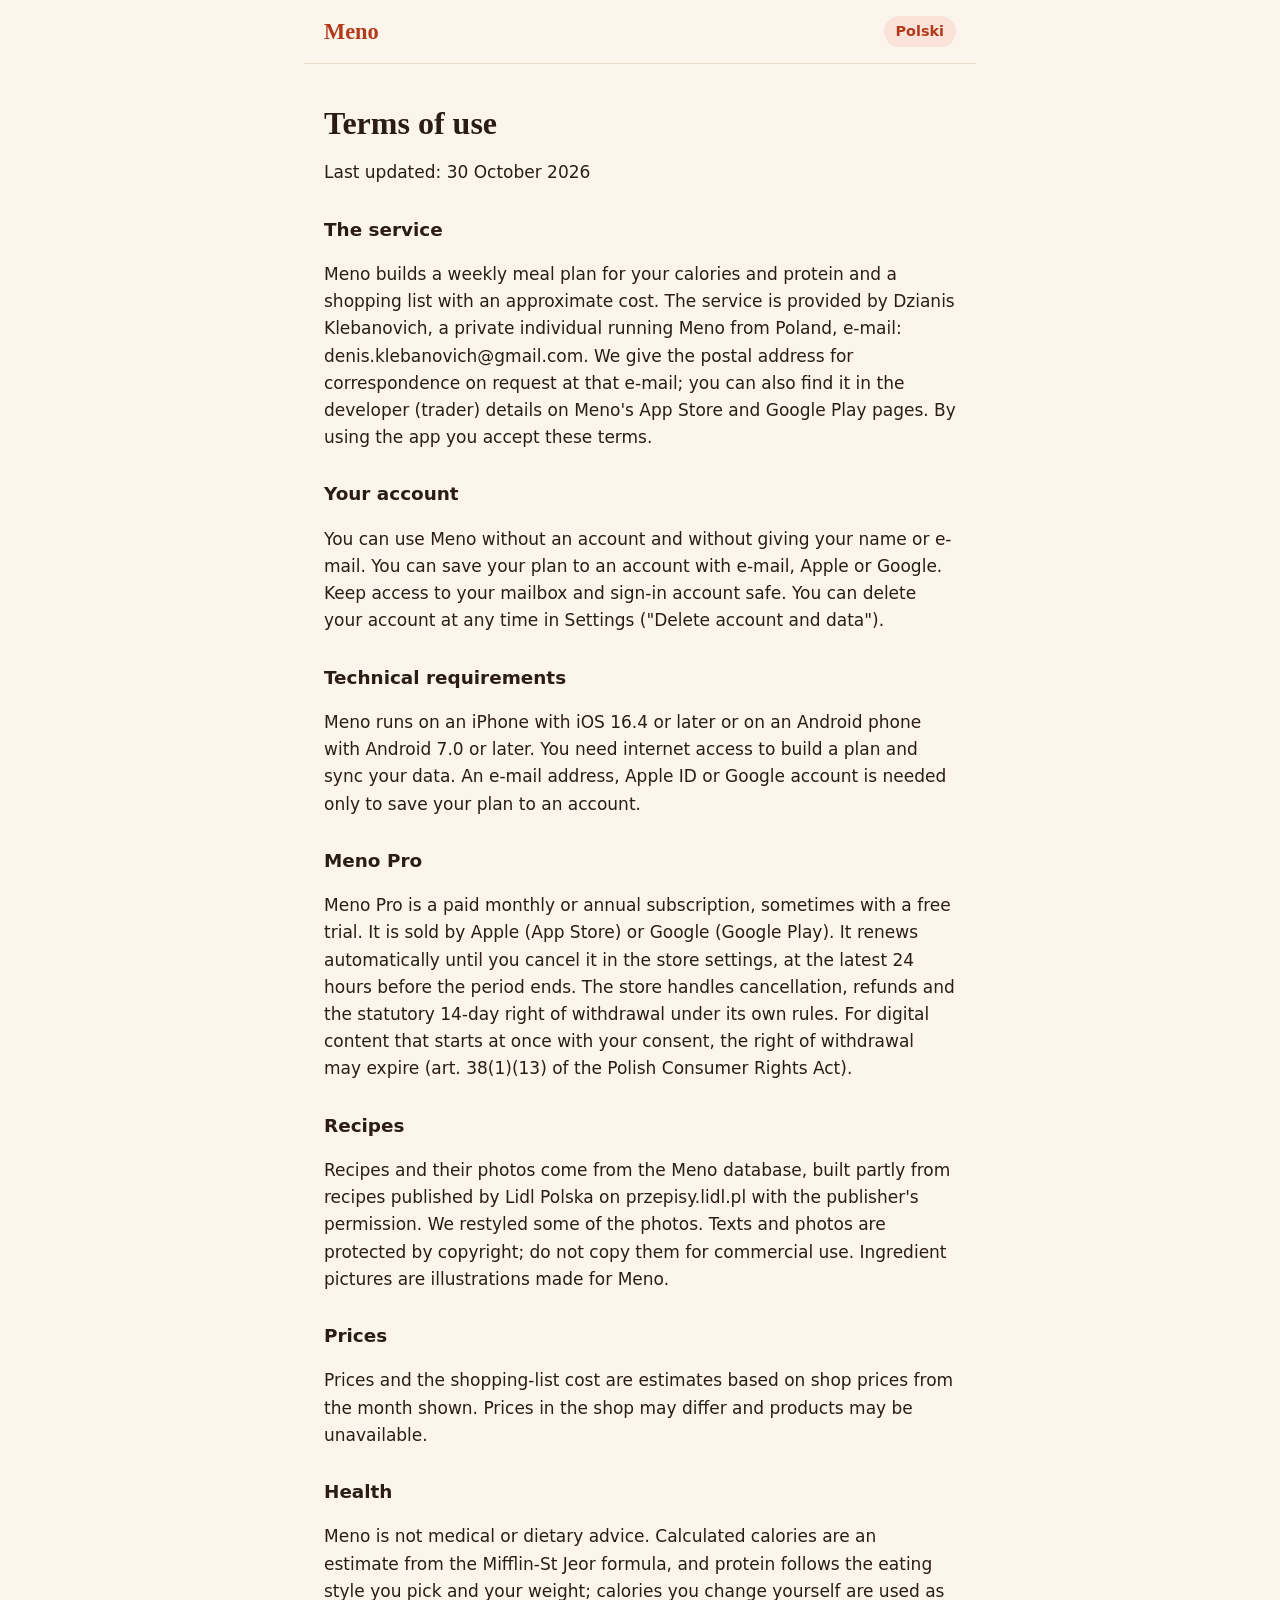
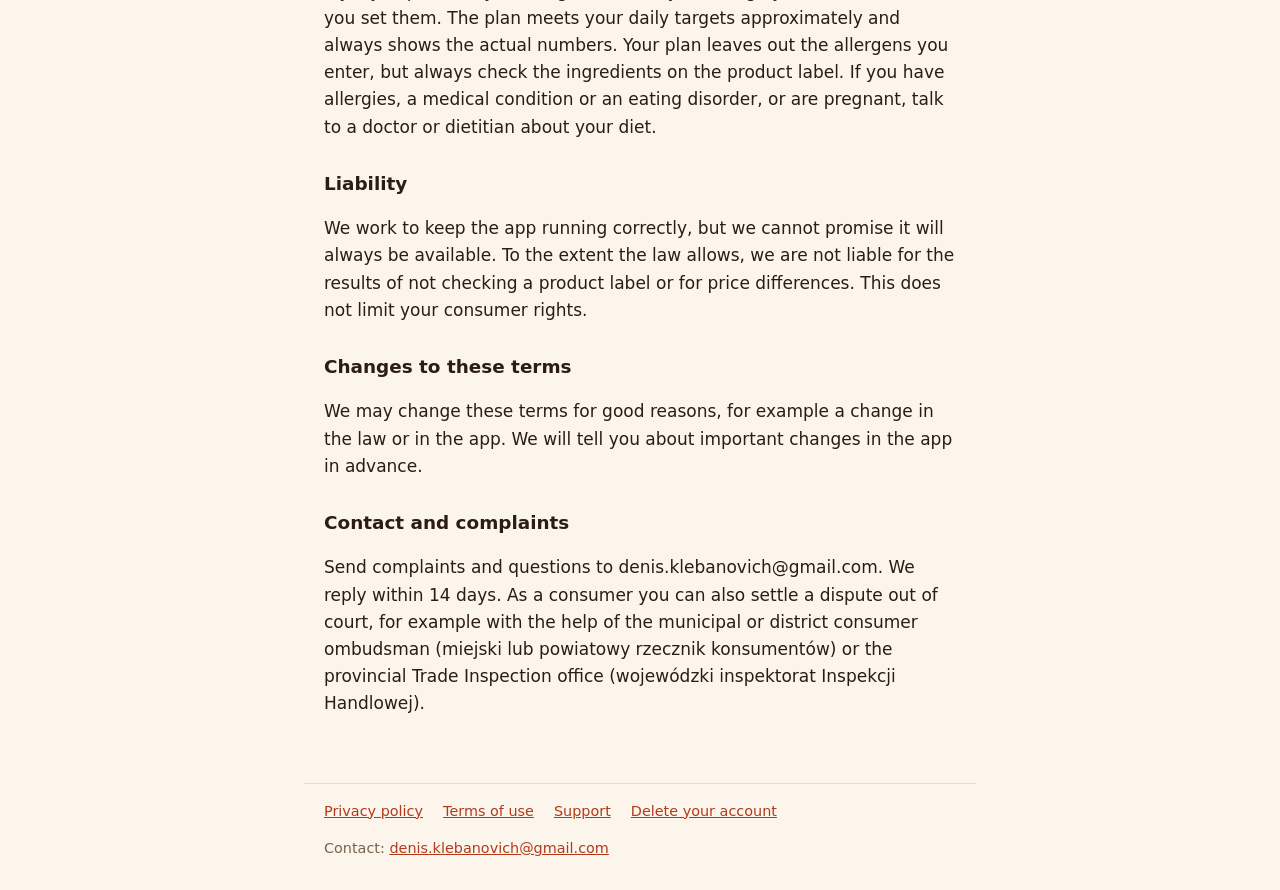
<file: en/terms/index.html>
<!doctype html>
<html lang="en">
<head>
<meta charset="utf-8">
<meta name="viewport" content="width=device-width, initial-scale=1">
<title>Terms of use | Meno</title>
<link rel="stylesheet" href="../../style.css">
<link rel="alternate" hreflang="pl" href="../../terms/">
</head>
<body>
<header><a class="brand" href="../">Meno</a><a class="lang" lang="pl" hreflang="pl" href="../../terms/">Polski</a></header>
<main><h1>Terms of use</h1><p>Last updated: 30 October 2026</p><section><h2>The service</h2><p>Meno builds a weekly meal plan for your calories and protein and a shopping list with an approximate cost. The service is provided by Dzianis Klebanovich, a private individual running Meno from Poland, e-mail: denis.klebanovich@gmail.com. We give the postal address for correspondence on request at that e-mail; you can also find it in the developer (trader) details on Meno&#39;s App Store and Google Play pages. By using the app you accept these terms.</p></section><section><h2>Your account</h2><p>You can use Meno without an account and without giving your name or e-mail. You can save your plan to an account with e-mail, Apple or Google. Keep access to your mailbox and sign-in account safe. You can delete your account at any time in Settings (&quot;Delete account and data&quot;).</p></section><section><h2>Technical requirements</h2><p>Meno runs on an iPhone with iOS 16.4 or later or on an Android phone with Android 7.0 or later. You need internet access to build a plan and sync your data. An e-mail address, Apple ID or Google account is needed only to save your plan to an account.</p></section><section><h2>Meno Pro</h2><p>Meno Pro is a paid monthly or annual subscription, sometimes with a free trial. It is sold by Apple (App Store) or Google (Google Play). It renews automatically until you cancel it in the store settings, at the latest 24 hours before the period ends. The store handles cancellation, refunds and the statutory 14-day right of withdrawal under its own rules. For digital content that starts at once with your consent, the right of withdrawal may expire (art. 38(1)(13) of the Polish Consumer Rights Act).</p></section><section><h2>Recipes</h2><p>Recipes and their photos come from the Meno database, built partly from recipes published by Lidl Polska on przepisy.lidl.pl with the publisher&#39;s permission. We restyled some of the photos. Texts and photos are protected by copyright; do not copy them for commercial use. Ingredient pictures are illustrations made for Meno.</p></section><section><h2>Prices</h2><p>Prices and the shopping-list cost are estimates based on shop prices from the month shown. Prices in the shop may differ and products may be unavailable.</p></section><section><h2>Health</h2><p>Meno is not medical or dietary advice. Calculated calories are an estimate from the Mifflin-St Jeor formula, and protein follows the eating style you pick and your weight; calories you change yourself are used as you set them. The plan meets your daily targets approximately and always shows the actual numbers. Your plan leaves out the allergens you enter, but always check the ingredients on the product label. If you have allergies, a medical condition or an eating disorder, or are pregnant, talk to a doctor or dietitian about your diet.</p></section><section><h2>Liability</h2><p>We work to keep the app running correctly, but we cannot promise it will always be available. To the extent the law allows, we are not liable for the results of not checking a product label or for price differences. This does not limit your consumer rights.</p></section><section><h2>Changes to these terms</h2><p>We may change these terms for good reasons, for example a change in the law or in the app. We will tell you about important changes in the app in advance.</p></section><section><h2>Contact and complaints</h2><p>Send complaints and questions to denis.klebanovich@gmail.com. We reply within 14 days. As a consumer you can also settle a dispute out of court, for example with the help of the municipal or district consumer ombudsman (miejski lub powiatowy rzecznik konsumentów) or the provincial Trade Inspection office (wojewódzki inspektorat Inspekcji Handlowej).</p></section></main>
<footer><nav><a href="../privacy/">Privacy policy</a><a href="./">Terms of use</a><a href="../support/">Support</a><a href="../delete-account/">Delete your account</a></nav><p>Contact: <a href="mailto:denis.klebanovich@gmail.com">denis.klebanovich@gmail.com</a></p></footer>
</body>
</html>
</file>
<file: style.css>
*{box-sizing:border-box}
body{margin:0;background:#FBF5EC;color:#2B1D14;font:17px/1.6 system-ui,-apple-system,"Segoe UI",Roboto,"Helvetica Neue",Arial,sans-serif}
header,main,footer{max-width:42rem;margin:0 auto;padding:1rem 1.25rem}
header{display:flex;justify-content:space-between;align-items:center;border-bottom:1px solid #EADBC8}
.brand{font:700 1.4rem Georgia,"Times New Roman",serif;color:#B23A1B;text-decoration:none}
.lang{background:#FCE3D9;color:#B23A1B;padding:.25rem .75rem;border-radius:999px;text-decoration:none;font-weight:600;font-size:.9rem}
h1{font:700 2rem/1.2 Georgia,"Times New Roman",serif;margin:1.5rem 0 .75rem}
h2{font-size:1.15rem;margin:1.75rem 0 .5rem}
.lead{font-size:1.2rem;color:#76624F}
a{color:#B23A1B}
ul.links{list-style:none;padding:0;display:grid;gap:.75rem}
ul.links a{display:block;background:#FFFDF9;border:1px solid #EADBC8;border-radius:12px;padding:.9rem 1rem;text-decoration:none;font-weight:600}
footer{border-top:1px solid #EADBC8;margin-top:2rem;color:#76624F;font-size:.9rem}
footer nav{display:flex;flex-wrap:wrap;gap:.5rem 1.25rem}
</file>
